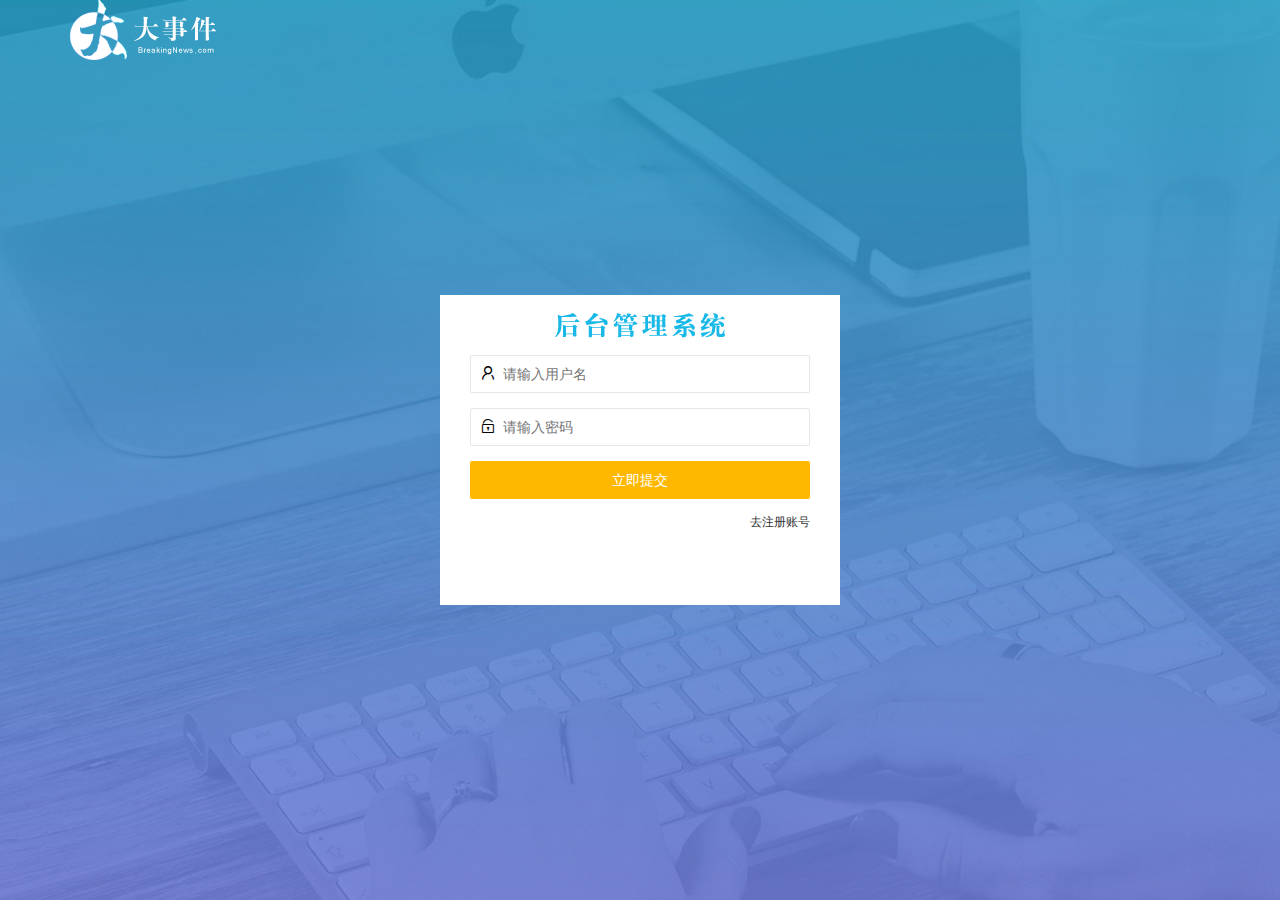
<file: login.html>
<!DOCTYPE html>
<html lang="en">

<head>
    <meta charset="UTF-8" />
    <meta name="viewport" content="width=device-width, initial-scale=1.0" />
    <title>大事件-登录/注册</title>
    <!-- 导入 LayUI 的样式 -->
    <link rel="stylesheet" href="/assets/lib/layui/css/layui.css" />
    <!-- 导入自己的样式表 -->
    <link rel="stylesheet" href="/assets/css/login.css" />
</head>

<body>
    <!-- 头部的 Logo 区域 -->
    <div class="layui-main">
        <img src="/assets/images/logo.png" alt="" />
    </div>

    <!-- 登录注册区域 -->
    <div class="loginAndRegBox">
        <div class="title-box"></div>
        <!-- 登录的div -->
        <div class="login-box">
            <!-- 表单区域 -->
            <form class="layui-form" action="" id="form_login">

                <!-- 用户名 -->
                <div class="layui-form-item">
                    <i class="layui-icon layui-icon-username"></i>
                    <input type="text" name="username" required lay-verify="required" placeholder="请输入用户名"
                        autocomplete="off" class="layui-input  ">
                </div>
                <!-- 密码框 -->
                <div class="layui-form-item">
                    <i class="layui-icon layui-icon-password"></i>
                    <input type="text" name="password" required lay-verify="required|psw" placeholder="请输入密码"
                        autocomplete="off" class="layui-input  ">
                </div>

                <!-- 按钮 -->
                <div class="layui-form-item">
                    <button class="layui-btn layui-btn-fluid layui-btn layui-btn-warm" lay-submit>立即提交</button>
                </div>
                <div class="layui-form-item links">
                    <a href="javascript:;" id="link_reg">去注册账号</a>
                </div>
            </form>

        </div>
        <!-- 注册的div -->
        <div class="reg-box">
            <!-- 表单区域 -->
            <form class="layui-form" action="" id="form_reg">
                <!-- 用户名 -->
                <div class="layui-form-item">
                    <i class="layui-icon layui-icon-username"></i>
                    <input type="text" name="username" required lay-verify="required" placeholder="请输入用户名"
                        autocomplete="off" class="layui-input  ">
                </div>
                <!-- 密码框 -->
                <div class="layui-form-item">
                    <i class="layui-icon layui-icon-password"></i>
                    <input type="text" name="password" required lay-verify="required|psw" placeholder="请输入密码"
                        autocomplete="off" class="layui-input  ">
                </div>
                <!-- 密码确认框 -->
                <div class="layui-form-item">
                    <i class="layui-icon layui-icon-password"></i>
                    <input type="text" name="password" required lay-verify="required|psw|repsw" placeholder="请确认密码"
                        autocomplete="off" class="layui-input  ">
                </div>
                <!-- 按钮 -->
                <div class="layui-form-item">
                    <button class="layui-btn layui-btn-fluid layui-btn layui-btn-warm" lay-submit>立即提交</button>
                </div>
                <div class="layui-form-item links">
                    <a href="javascript:;" id="link_login">去登录</a>
                </div>
            </form>
        </div>

    </div>
    <script src="/assets/lib/layui/layui.all.js"></script>
    <script src="./assets/lib/jquery.js"></script>
    <script src="./assets/js/baseAPI.js"></script>
    <script src=" /assets/js/login.js"></script>

</body>

</html>
</file>
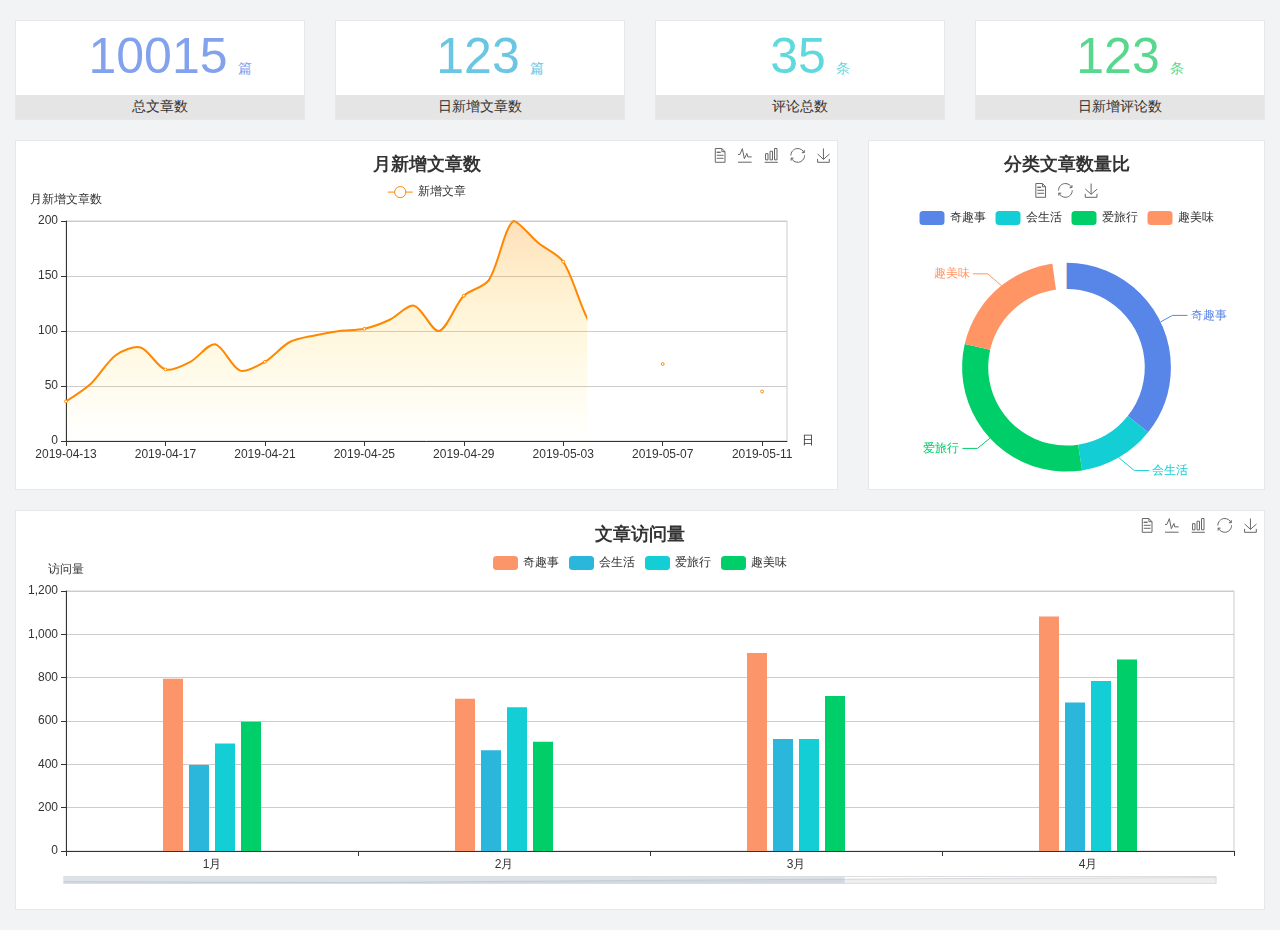
<file: home/dashboard.html>
<!DOCTYPE html>
<html lang="en">

<head>
  <meta charset="UTF-8">
  <meta name="viewport" content="width=device-width, initial-scale=1.0">
  <meta http-equiv="X-UA-Compatible" content="ie=edge">
  <title>图表统计</title>
  <link rel="stylesheet" href="../../assets/lib/bootstrap.css" />
  <link rel="stylesheet" href="../../assets/lib/main.css" />
  <script src="../../assets/lib/jquery.js"></script>
  <script type="text/javascript" src="../../assets/lib/echarts.min.js"></script>
</head>

<body>
  <div class="container-fluid">
    <div class="row spannel_list">
      <div class="col-sm-3 col-xs-6">
        <div class="spannel">
          <em>10015</em><span>篇</span>
          <b>总文章数</b>
        </div>
      </div>
      <div class="col-sm-3 col-xs-6">
        <div class="spannel scolor01">
          <em>123</em><span>篇</span>
          <b>日新增文章数</b>
        </div>
      </div>
      <div class="col-sm-3 col-xs-6">
        <div class="spannel scolor02">
          <em>35</em><span>条</span>
          <b>评论总数</b>
        </div>
      </div>
      <div class="col-sm-3 col-xs-6">
        <div class="spannel scolor03">
          <em>123</em><span>条</span>
          <b>日新增评论数</b>
        </div>
      </div>
    </div>
  </div>

  <div class="container-fluid">
    <div class="row curve-pie">
      <div class="col-lg-8 col-md-8">
        <div class="gragh_pannel" id="curve_show"></div>
      </div>
      <div class="col-lg-4 col-md-4">
        <div class="gragh_pannel" id="pie_show"></div>
      </div>
    </div>
  </div>

  <div class="container-fluid">
    <div class="column_pannel" id="column_show"></div>
  </div>

  <script>
    var oChart = echarts.init(document.getElementById('curve_show'));
    var aList_all = [
      { 'count': 36, 'date': '2019-04-13' },
      { 'count': 52, 'date': '2019-04-14' },
      { 'count': 78, 'date': '2019-04-15' },
      { 'count': 85, 'date': '2019-04-16' },
      { 'count': 65, 'date': '2019-04-17' },
      { 'count': 72, 'date': '2019-04-18' },
      { 'count': 88, 'date': '2019-04-19' },
      { 'count': 64, 'date': '2019-04-20' },
      { 'count': 72, 'date': '2019-04-21' },
      { 'count': 90, 'date': '2019-04-22' },
      { 'count': 96, 'date': '2019-04-23' },
      { 'count': 100, 'date': '2019-04-24' },
      { 'count': 102, 'date': '2019-04-25' },
      { 'count': 110, 'date': '2019-04-26' },
      { 'count': 123, 'date': '2019-04-27' },
      { 'count': 100, 'date': '2019-04-28' },
      { 'count': 132, 'date': '2019-04-29' },
      { 'count': 146, 'date': '2019-04-30' },
      { 'count': 200, 'date': '2019-05-01' },
      { 'count': 180, 'date': '2019-05-02' },
      { 'count': 163, 'date': '2019-05-03' },
      { 'count': 110, 'date': '2019-05-04' },
      { 'count': 80, 'date': '2019-05-05' },
      { 'count': 82, 'date': '2019-05-06' },
      { 'count': 70, 'date': '2019-05-07' },
      { 'count': 65, 'date': '2019-05-08' },
      { 'count': 54, 'date': '2019-05-09' },
      { 'count': 40, 'date': '2019-05-10' },
      { 'count': 45, 'date': '2019-05-11' },
      { 'count': 38, 'date': '2019-05-12' },
    ];

    let aCount = [];
    let aDate = [];

    for (var i = 0; i < aList_all.length; i++) {
      aCount.push(aList_all[i].count);
      aDate.push(aList_all[i].date);
    }

    var chartopt = {
      title: {
        text: '月新增文章数',
        left: 'center',
        top: '10'
      },
      tooltip: {
        trigger: 'axis'
      },
      legend: {
        data: ['新增文章'],
        top: '40'
      },
      toolbox: {
        show: true,
        feature: {
          mark: { show: true },
          dataView: { show: true, readOnly: false },
          magicType: { show: true, type: ['line', 'bar'] },
          restore: { show: true },
          saveAsImage: { show: true }
        }
      },
      calculable: true,
      xAxis: [
        {
          name: '日',
          type: 'category',
          boundaryGap: false,
          data: aDate
        }
      ],
      yAxis: [
        {
          name: '月新增文章数',
          type: 'value'
        }
      ],
      series: [
        {
          name: '新增文章',
          type: 'line',
          smooth: true,
          itemStyle: { normal: { areaStyle: { type: 'default' }, color: '#f80' }, lineStyle: { color: '#f80' } },
          data: aCount
        }],
      areaStyle: {
        normal: {
          color: new echarts.graphic.LinearGradient(0, 0, 0, 1, [{
            offset: 0,
            color: 'rgba(255,136,0,0.39)'
          }, {
            offset: .34,
            color: 'rgba(255,180,0,0.25)'
          }, {
            offset: 1,
            color: 'rgba(255,222,0,0.00)'
          }])

        }
      },
      grid: {
        show: true,
        x: 50,
        x2: 50,
        y: 80,
        height: 220
      }
    };

    oChart.setOption(chartopt);


    var oPie = echarts.init(document.getElementById('pie_show'));
    var oPieopt =
    {
      title: {
        top: 10,
        text: '分类文章数量比',
        x: 'center'
      },
      tooltip: {
        trigger: 'item',
        formatter: "{a} <br/>{b} : {c} ({d}%)"
      },
      color: ['#5885e8', '#13cfd5', '#00ce68', '#ff9565'],
      legend: {
        x: 'center',
        top: 65,
        data: ['奇趣事', '会生活', '爱旅行', '趣美味']
      },
      toolbox: {
        show: true,
        x: 'center',
        top: 35,
        feature: {
          mark: { show: true },
          dataView: { show: true, readOnly: false },
          magicType: {
            show: true,
            type: ['pie', 'funnel'],
            option: {
              funnel: {
                x: '25%',
                width: '50%',
                funnelAlign: 'left',
                max: 1548
              }
            }
          },
          restore: { show: true },
          saveAsImage: { show: true }
        }
      },
      calculable: true,
      series: [
        {
          name: '访问来源',
          type: 'pie',
          radius: ['45%', '60%'],
          center: ['50%', '65%'],
          data: [
            { value: 300, name: '奇趣事' },
            { value: 100, name: '会生活' },
            { value: 260, name: '爱旅行' },
            { value: 180, name: '趣美味' }
          ]
        }
      ]
    };
    oPie.setOption(oPieopt);



    var oColumn = this.echarts.init(document.getElementById('column_show'));
    var oColumnopt =
    {
      title: {
        text: '文章访问量',
        left: 'center',
        top: '10'
      },
      tooltip: {
        trigger: 'axis'
      },
      legend: {
        data: ['奇趣事', '会生活', '爱旅行', '趣美味'],
        top: '40'
      },
      toolbox: {
        show: true,
        feature: {
          mark: { show: true },
          dataView: { show: true, readOnly: false },
          magicType: { show: true, type: ['line', 'bar'] },
          restore: { show: true },
          saveAsImage: { show: true }
        }
      },
      calculable: true,
      xAxis: [
        {
          type: 'category',
          data: ['1月', '2月', '3月', '4月', '5月']
        }
      ],
      yAxis: [
        {
          name: '访问量',
          type: 'value'
        }
      ],
      series: [
        {
          name: '奇趣事',
          type: 'bar',
          barWidth: 20,
          itemStyle: {
            normal: { areaStyle: { type: 'default' }, color: '#fd956a' }
          },
          data: [800, 708, 920, 1090, 1200]
        },
        {
          name: '会生活',
          type: 'bar',
          barWidth: 20,
          itemStyle: {
            normal: { areaStyle: { type: 'default' }, color: '#2bb6db' }
          },
          data: [400, 468, 520, 690, 800]
        },
        {
          name: '爱旅行',
          type: 'bar',
          barWidth: 20,
          itemStyle: {
            normal: { areaStyle: { type: 'default' }, color: '#13cfd5' }
          },
          data: [500, 668, 520, 790, 900]
        },
        {
          name: '趣美味',
          type: 'bar',
          barWidth: 20,
          itemStyle: {
            normal: { areaStyle: { type: 'default' }, color: '#00ce68' }
          },
          data: [600, 508, 720, 890, 1000]
        }
      ],
      grid: {
        show: true,
        x: 50,
        x2: 30,
        y: 80,
        height: 260
      },
      dataZoom: [//给x轴设置滚动条
        {
          start: 0,//默认为0
          end: 100 - 1000 / 31,//默认为100
          type: 'slider',
          show: true,
          xAxisIndex: [0],
          handleSize: 0,//滑动条的 左右2个滑动条的大小
          height: 8,//组件高度
          left: 45, //左边的距离
          right: 50,//右边的距离
          bottom: 26,//右边的距离
          handleColor: '#ddd',//h滑动图标的颜色
          handleStyle: {
            borderColor: "#cacaca",
            borderWidth: "1",
            shadowBlur: 2,
            background: "#ddd",
            shadowColor: "#ddd",
          }
        }]
    };
    oColumn.setOption(oColumnopt);
  </script>
</body>

</html>
</file>
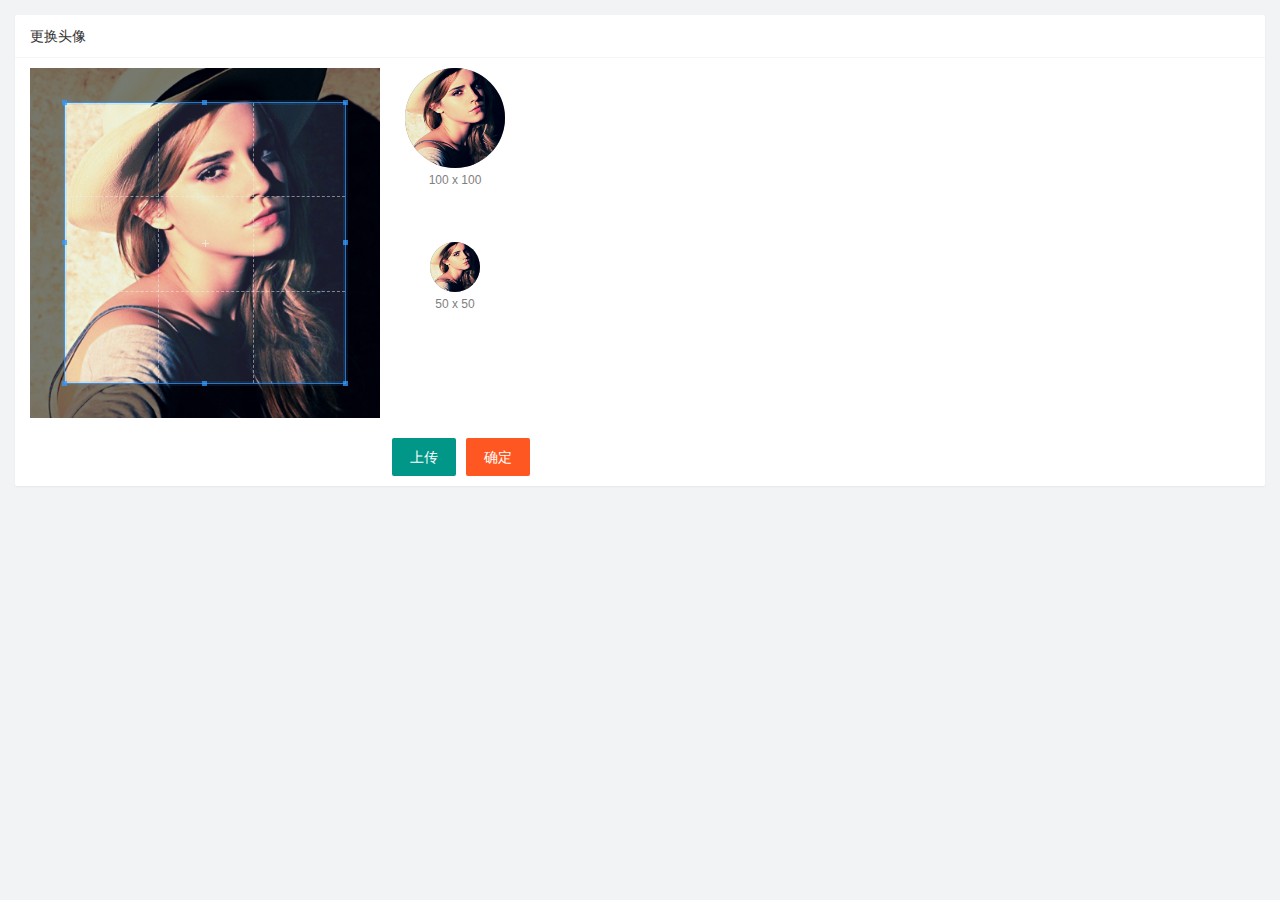
<file: user/user_avatar.html>
<!DOCTYPE html>
<html lang="en">

<head>
  <meta charset="UTF-8" />
  <meta name="viewport" content="width=device-width, initial-scale=1.0" />
  <title>Document</title>
  <link rel="stylesheet" href="/assets/lib/layui/css/layui.css" />
  <link rel="stylesheet" href="/assets/lib/cropper/cropper.css" />
  <link rel="stylesheet" href="/assets/css/user/user_avatar.css" />
</head>

<body>
  <!-- 卡片区域 -->
  <div class="layui-card">
    <div class="layui-card-header">更换头像</div>
    <div class="layui-card-body">
      <!-- 第一行的图片裁剪和预览区域 -->
      <!-- 第一行的图片裁剪和预览区域 -->
      <div class="row1">
        <!-- 图片裁剪区域 -->
        <div class="cropper-box">
          <!-- 这个 img 标签很重要，将来会把它初始化为裁剪区域 -->
          <img id="image" src="/assets/images/sample.jpg" />
        </div>
        <!-- 图片的预览区域 -->
        <div class="preview-box">
          <div>
            <!-- 宽高为 100px 的预览区域 -->
            <div class="img-preview w100"></div>
            <p class="size">100 x 100</p>
          </div>
          <div>
            <!-- 宽高为 50px 的预览区域 -->
            <div class="img-preview w50"></div>
            <p class="size">50 x 50</p>
          </div>
        </div>
      </div>
      <!-- 第二行的按钮区域 -->
      <input type="file" id="file" accept="image/png,image/jpeg">
      <div class="row2">
        <button type="button" class="layui-btn" id="btnChooseImage">上传</button>
        <button type="button" class="layui-btn layui-btn-danger" id="btnUpload">确定</button>
      </div>
    </div>
  </div>

  <script src="/assets/lib/layui/layui.all.js"></script>
  <script src="/assets/lib/jquery.js"></script>
  <script src="/assets/lib/cropper/Cropper.js"></script>
  <script src="/assets/lib/cropper/jquery-cropper.js"></script>
  <script src="/assets/js/baseAPI.js"></script>
  <script src="/assets/js/user/user_avatar.js"></script>
</body>

</html>
</file>
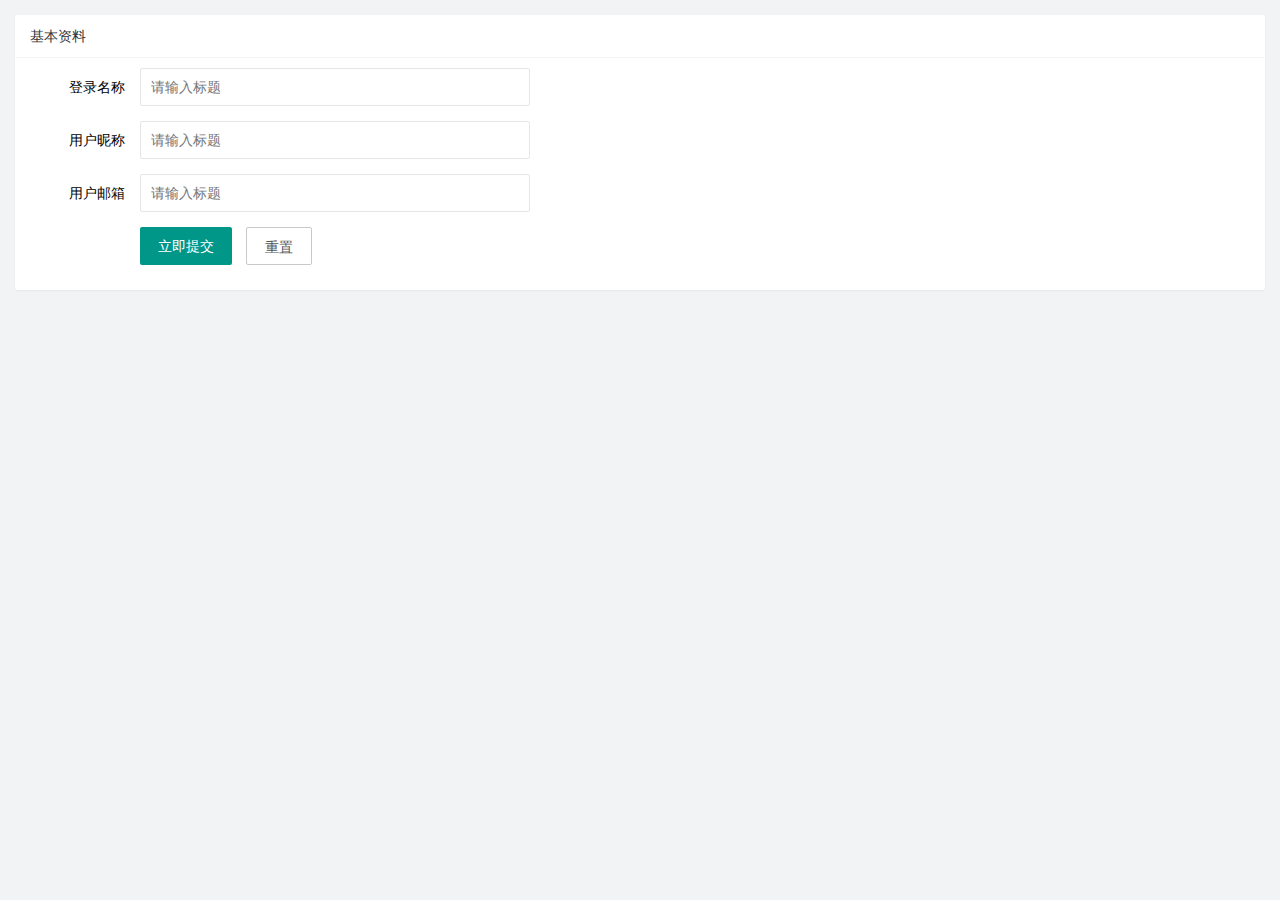
<file: user/user_info.html>
<!DOCTYPE html>
<html lang="en">

<head>
  <meta charset="UTF-8" />
  <meta name="viewport" content="width=device-width, initial-scale=1.0" />
  <title>Document</title>
  <!-- 导入 layui 的样式 -->
  <link rel="stylesheet" href="/assets/lib/layui/css/layui.css" />
  <!-- 导入自己的样式 -->
  <link rel="stylesheet" href="/assets/css/user/user_info.css" />
</head>

<body>
  <!-- 卡片区域 -->
  <div class="layui-card">
    <div class="layui-card-header">基本资料</div>
    <div class="layui-card-body">
      <!-- 表单区域 -->
      <form class="layui-form" lay-filter="formUserInfo">
        <input type="hidden" name="id" value="" />
        <div class="layui-form-item">
          <label class="layui-form-label">登录名称</label>
          <div class="layui-input-block">
            <input type="text" name="username" required lay-verify="required" placeholder="请输入标题" autocomplete="off"
              class="layui-input">
          </div>
        </div>
        <div class="layui-form-item">
          <label class="layui-form-label">用户昵称</label>
          <div class="layui-input-block">
            <input type="text" name="nickname" required lay-verify="required|nickname" placeholder="请输入标题"
              autocomplete="off" class="layui-input">
          </div>
        </div>
        <div class="layui-form-item">
          <label class="layui-form-label">用户邮箱</label>
          <div class="layui-input-block">
            <input type="text" name="email" required lay-verify="required|email" placeholder="请输入标题" autocomplete="off"
              class="layui-input">
          </div>
        </div>
        <div class="layui-form-item">
          <div class="layui-input-block">
            <button class="layui-btn" lay-submit lay-filter="formDemo">立即提交</button>
            <button type="reset" class="layui-btn layui-btn-primary" id="btnReset">重置</button>
          </div>
        </div>
      </form>
    </div>
  </div>
  <script src="../assets/lib/layui/layui.all.js"></script>
  <script src="../assets/lib/jquery.js"></script>
  <script src="../assets/js/baseAPI.js"></script>
  <script src="../assets/js/user/user_info.js"></script>

</body>

</html>
</file>
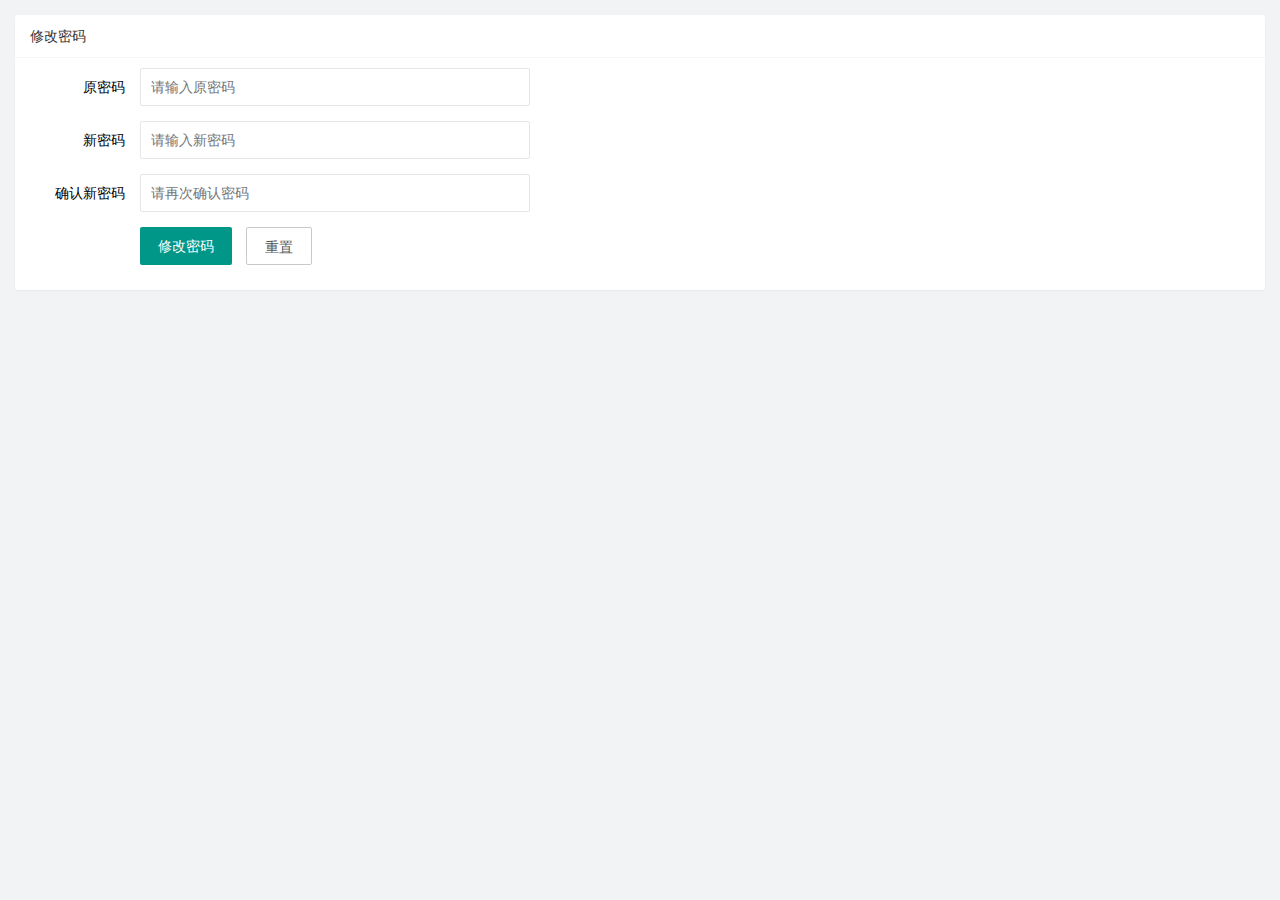
<file: user/user_pwd.html>
<!DOCTYPE html>
<html lang="en">
  <head>
    <meta charset="UTF-8" />
    <meta name="viewport" content="width=device-width, initial-scale=1.0" />
    <title>Document</title>
    <link rel="stylesheet" href="/assets/lib/layui/css/layui.css" />
    <link rel="stylesheet" href="/assets/css/user/user_pwd.css" />
  </head>
  <body>
    <!-- 卡片区域 -->
    <div class="layui-card">
      <div class="layui-card-header">修改密码</div>
      <div class="layui-card-body">
        <form class="layui-form">
          <div class="layui-form-item">
            <label class="layui-form-label">原密码</label>
            <div class="layui-input-block">
              <input type="password" name="oldPwd" required lay-verify="required|pwd" placeholder="请输入原密码" autocomplete="off" class="layui-input" />
            </div>
          </div>
          <div class="layui-form-item">
            <label class="layui-form-label">新密码</label>
            <div class="layui-input-block">
              <input type="password" name="newPwd" required lay-verify="required|pwd|samePwd" placeholder="请输入新密码" autocomplete="off" class="layui-input" />
            </div>
          </div>
          <div class="layui-form-item">
            <label class="layui-form-label">确认新密码</label>
            <div class="layui-input-block">
              <input type="password" name="rePwd" required lay-verify="required|pwd|rePwd" placeholder="请再次确认密码" autocomplete="off" class="layui-input" />
            </div>
          </div>
          <div class="layui-form-item">
            <div class="layui-input-block">
              <button class="layui-btn" lay-submit lay-filter="formDemo">修改密码</button>
              <button type="reset" class="layui-btn layui-btn-primary">重置</button>
            </div>
          </div>
        </form>
      </div>
    </div>

    <!-- 导入 layui 的 js -->
    <script src="/assets/lib/layui/layui.all.js"></script>
    <!-- 导入 jQuery -->
    <script src="/assets/lib/jquery.js"></script>
    <!-- 导入 baseAPI -->
    <script src="/assets/js/baseAPI.js"></script>
    <!-- 导入自己的 js -->
    <script src="/assets/js/user/user_pwd.js"></script>
  </body>
</html>
</file>
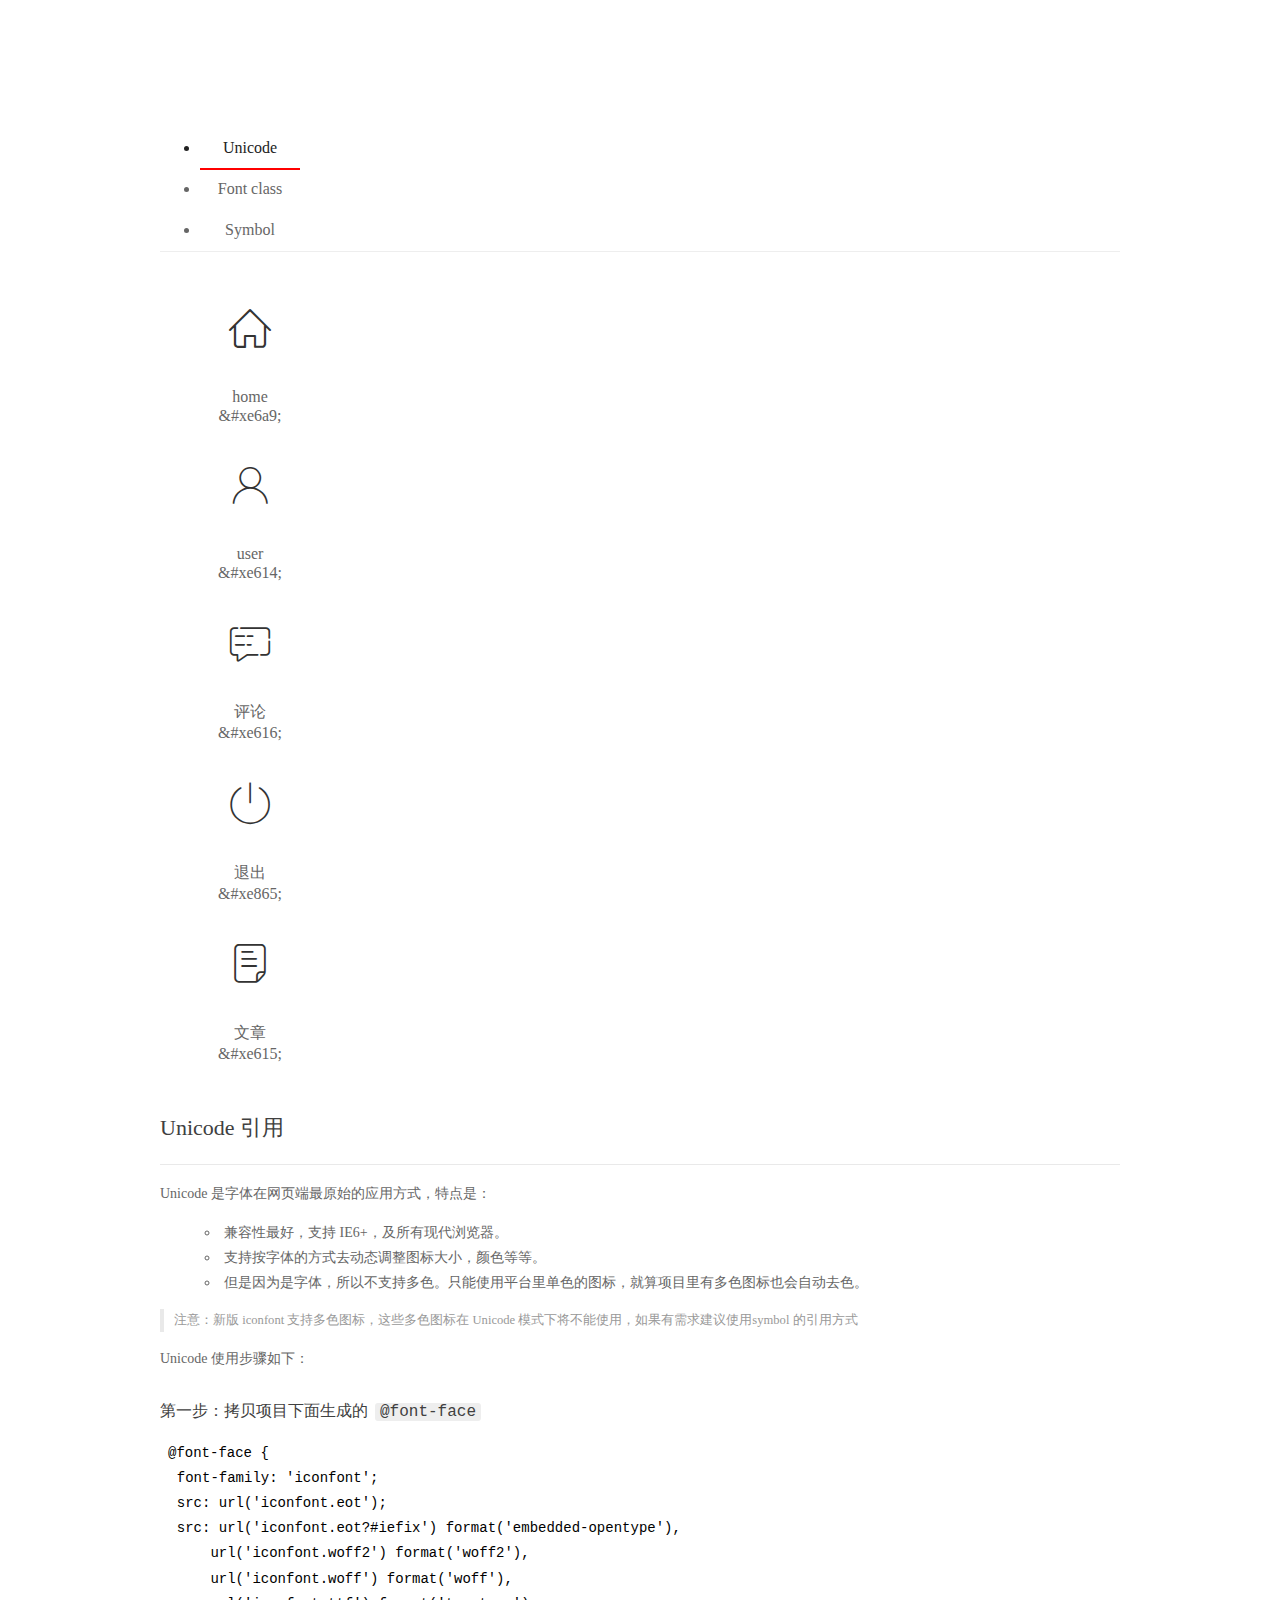
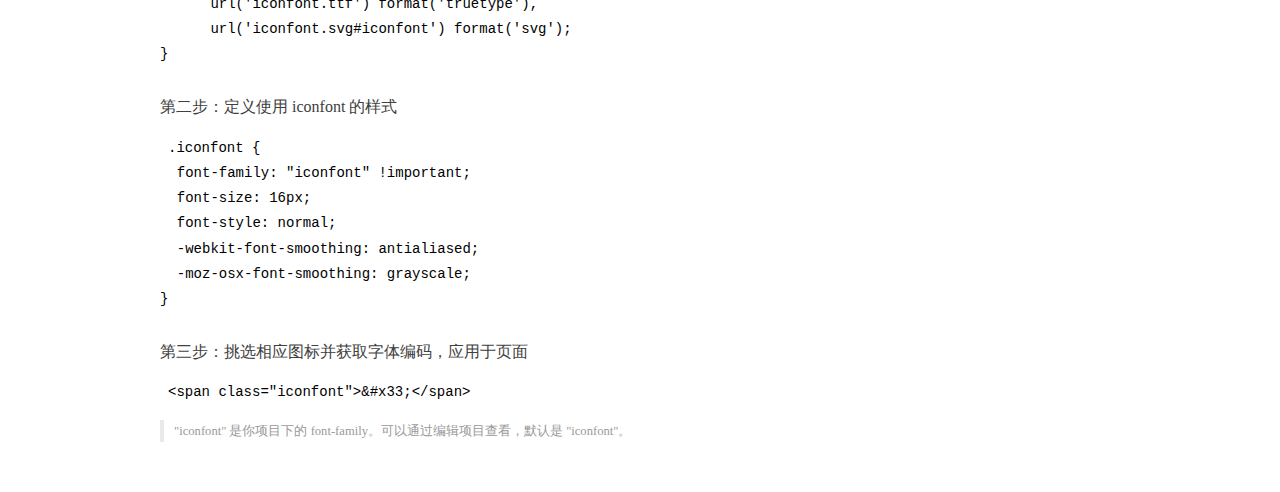
<file: assets/fonts/demo_index.html>
<!DOCTYPE html>
<html>
<head>
  <meta charset="utf-8"/>
  <title>IconFont Demo</title>
  <link rel="shortcut icon" href="https://gtms04.alicdn.com/tps/i4/TB1_oz6GVXXXXaFXpXXJDFnIXXX-64-64.ico" type="image/x-icon"/>
  <link rel="stylesheet" href="https://g.alicdn.com/thx/cube/1.3.2/cube.min.css">
  <link rel="stylesheet" href="demo.css">
  <link rel="stylesheet" href="iconfont.css">
  <script src="iconfont.js"></script>
  <!-- jQuery -->
  <script src="https://a1.alicdn.com/oss/uploads/2018/12/26/7bfddb60-08e8-11e9-9b04-53e73bb6408b.js"></script>
  <!-- 代码高亮 -->
  <script src="https://a1.alicdn.com/oss/uploads/2018/12/26/a3f714d0-08e6-11e9-8a15-ebf944d7534c.js"></script>
</head>
<body>
  <div class="main">
    <h1 class="logo"><a href="https://www.iconfont.cn/" title="iconfont 首页" target="_blank">&#xe86b;</a></h1>
    <div class="nav-tabs">
      <ul id="tabs" class="dib-box">
        <li class="dib active"><span>Unicode</span></li>
        <li class="dib"><span>Font class</span></li>
        <li class="dib"><span>Symbol</span></li>
      </ul>
      
    </div>
    <div class="tab-container">
      <div class="content unicode" style="display: block;">
          <ul class="icon_lists dib-box">
          
            <li class="dib">
              <span class="icon iconfont">&#xe6a9;</span>
                <div class="name">home</div>
                <div class="code-name">&amp;#xe6a9;</div>
              </li>
          
            <li class="dib">
              <span class="icon iconfont">&#xe614;</span>
                <div class="name">user</div>
                <div class="code-name">&amp;#xe614;</div>
              </li>
          
            <li class="dib">
              <span class="icon iconfont">&#xe616;</span>
                <div class="name">评论</div>
                <div class="code-name">&amp;#xe616;</div>
              </li>
          
            <li class="dib">
              <span class="icon iconfont">&#xe865;</span>
                <div class="name">退出</div>
                <div class="code-name">&amp;#xe865;</div>
              </li>
          
            <li class="dib">
              <span class="icon iconfont">&#xe615;</span>
                <div class="name">文章</div>
                <div class="code-name">&amp;#xe615;</div>
              </li>
          
          </ul>
          <div class="article markdown">
          <h2 id="unicode-">Unicode 引用</h2>
          <hr>

          <p>Unicode 是字体在网页端最原始的应用方式，特点是：</p>
          <ul>
            <li>兼容性最好，支持 IE6+，及所有现代浏览器。</li>
            <li>支持按字体的方式去动态调整图标大小，颜色等等。</li>
            <li>但是因为是字体，所以不支持多色。只能使用平台里单色的图标，就算项目里有多色图标也会自动去色。</li>
          </ul>
          <blockquote>
            <p>注意：新版 iconfont 支持多色图标，这些多色图标在 Unicode 模式下将不能使用，如果有需求建议使用symbol 的引用方式</p>
          </blockquote>
          <p>Unicode 使用步骤如下：</p>
          <h3 id="-font-face">第一步：拷贝项目下面生成的 <code>@font-face</code></h3>
<pre><code class="language-css"
>@font-face {
  font-family: 'iconfont';
  src: url('iconfont.eot');
  src: url('iconfont.eot?#iefix') format('embedded-opentype'),
      url('iconfont.woff2') format('woff2'),
      url('iconfont.woff') format('woff'),
      url('iconfont.ttf') format('truetype'),
      url('iconfont.svg#iconfont') format('svg');
}
</code></pre>
          <h3 id="-iconfont-">第二步：定义使用 iconfont 的样式</h3>
<pre><code class="language-css"
>.iconfont {
  font-family: "iconfont" !important;
  font-size: 16px;
  font-style: normal;
  -webkit-font-smoothing: antialiased;
  -moz-osx-font-smoothing: grayscale;
}
</code></pre>
          <h3 id="-">第三步：挑选相应图标并获取字体编码，应用于页面</h3>
<pre>
<code class="language-html"
>&lt;span class="iconfont"&gt;&amp;#x33;&lt;/span&gt;
</code></pre>
          <blockquote>
            <p>"iconfont" 是你项目下的 font-family。可以通过编辑项目查看，默认是 "iconfont"。</p>
          </blockquote>
          </div>
      </div>
      <div class="content font-class">
        <ul class="icon_lists dib-box">
          
          <li class="dib">
            <span class="icon iconfont icon-home"></span>
            <div class="name">
              home
            </div>
            <div class="code-name">.icon-home
            </div>
          </li>
          
          <li class="dib">
            <span class="icon iconfont icon-user"></span>
            <div class="name">
              user
            </div>
            <div class="code-name">.icon-user
            </div>
          </li>
          
          <li class="dib">
            <span class="icon iconfont icon-pinglun"></span>
            <div class="name">
              评论
            </div>
            <div class="code-name">.icon-pinglun
            </div>
          </li>
          
          <li class="dib">
            <span class="icon iconfont icon-tuichu"></span>
            <div class="name">
              退出
            </div>
            <div class="code-name">.icon-tuichu
            </div>
          </li>
          
          <li class="dib">
            <span class="icon iconfont icon-16"></span>
            <div class="name">
              文章
            </div>
            <div class="code-name">.icon-16
            </div>
          </li>
          
        </ul>
        <div class="article markdown">
        <h2 id="font-class-">font-class 引用</h2>
        <hr>

        <p>font-class 是 Unicode 使用方式的一种变种，主要是解决 Unicode 书写不直观，语意不明确的问题。</p>
        <p>与 Unicode 使用方式相比，具有如下特点：</p>
        <ul>
          <li>兼容性良好，支持 IE8+，及所有现代浏览器。</li>
          <li>相比于 Unicode 语意明确，书写更直观。可以很容易分辨这个 icon 是什么。</li>
          <li>因为使用 class 来定义图标，所以当要替换图标时，只需要修改 class 里面的 Unicode 引用。</li>
          <li>不过因为本质上还是使用的字体，所以多色图标还是不支持的。</li>
        </ul>
        <p>使用步骤如下：</p>
        <h3 id="-fontclass-">第一步：引入项目下面生成的 fontclass 代码：</h3>
<pre><code class="language-html">&lt;link rel="stylesheet" href="./iconfont.css"&gt;
</code></pre>
        <h3 id="-">第二步：挑选相应图标并获取类名，应用于页面：</h3>
<pre><code class="language-html">&lt;span class="iconfont icon-xxx"&gt;&lt;/span&gt;
</code></pre>
        <blockquote>
          <p>"
            iconfont" 是你项目下的 font-family。可以通过编辑项目查看，默认是 "iconfont"。</p>
        </blockquote>
      </div>
      </div>
      <div class="content symbol">
          <ul class="icon_lists dib-box">
          
            <li class="dib">
                <svg class="icon svg-icon" aria-hidden="true">
                  <use xlink:href="#icon-home"></use>
                </svg>
                <div class="name">home</div>
                <div class="code-name">#icon-home</div>
            </li>
          
            <li class="dib">
                <svg class="icon svg-icon" aria-hidden="true">
                  <use xlink:href="#icon-user"></use>
                </svg>
                <div class="name">user</div>
                <div class="code-name">#icon-user</div>
            </li>
          
            <li class="dib">
                <svg class="icon svg-icon" aria-hidden="true">
                  <use xlink:href="#icon-pinglun"></use>
                </svg>
                <div class="name">评论</div>
                <div class="code-name">#icon-pinglun</div>
            </li>
          
            <li class="dib">
                <svg class="icon svg-icon" aria-hidden="true">
                  <use xlink:href="#icon-tuichu"></use>
                </svg>
                <div class="name">退出</div>
                <div class="code-name">#icon-tuichu</div>
            </li>
          
            <li class="dib">
                <svg class="icon svg-icon" aria-hidden="true">
                  <use xlink:href="#icon-16"></use>
                </svg>
                <div class="name">文章</div>
                <div class="code-name">#icon-16</div>
            </li>
          
          </ul>
          <div class="article markdown">
          <h2 id="symbol-">Symbol 引用</h2>
          <hr>

          <p>这是一种全新的使用方式，应该说这才是未来的主流，也是平台目前推荐的用法。相关介绍可以参考这篇<a href="">文章</a>
            这种用法其实是做了一个 SVG 的集合，与另外两种相比具有如下特点：</p>
          <ul>
            <li>支持多色图标了，不再受单色限制。</li>
            <li>通过一些技巧，支持像字体那样，通过 <code>font-size</code>, <code>color</code> 来调整样式。</li>
            <li>兼容性较差，支持 IE9+，及现代浏览器。</li>
            <li>浏览器渲染 SVG 的性能一般，还不如 png。</li>
          </ul>
          <p>使用步骤如下：</p>
          <h3 id="-symbol-">第一步：引入项目下面生成的 symbol 代码：</h3>
<pre><code class="language-html">&lt;script src="./iconfont.js"&gt;&lt;/script&gt;
</code></pre>
          <h3 id="-css-">第二步：加入通用 CSS 代码（引入一次就行）：</h3>
<pre><code class="language-html">&lt;style&gt;
.icon {
  width: 1em;
  height: 1em;
  vertical-align: -0.15em;
  fill: currentColor;
  overflow: hidden;
}
&lt;/style&gt;
</code></pre>
          <h3 id="-">第三步：挑选相应图标并获取类名，应用于页面：</h3>
<pre><code class="language-html">&lt;svg class="icon" aria-hidden="true"&gt;
  &lt;use xlink:href="#icon-xxx"&gt;&lt;/use&gt;
&lt;/svg&gt;
</code></pre>
          </div>
      </div>

    </div>
  </div>
  <script>
  $(document).ready(function () {
      $('.tab-container .content:first').show()

      $('#tabs li').click(function (e) {
        var tabContent = $('.tab-container .content')
        var index = $(this).index()

        if ($(this).hasClass('active')) {
          return
        } else {
          $('#tabs li').removeClass('active')
          $(this).addClass('active')

          tabContent.hide().eq(index).fadeIn()
        }
      })
    })
  </script>
</body>
</html>
</file>
<file: assets/lib/layui/css/layui.css>
/** layui-v2.5.5 MIT License By https://www.layui.com */
 .layui-inline,img{display:inline-block;vertical-align:middle}h1,h2,h3,h4,h5,h6{font-weight:400}.layui-edge,.layui-header,.layui-inline,.layui-main{position:relative}.layui-body,.layui-edge,.layui-elip{overflow:hidden}.layui-btn,.layui-edge,.layui-inline,img{vertical-align:middle}.layui-btn,.layui-disabled,.layui-icon,.layui-unselect{-moz-user-select:none;-webkit-user-select:none;-ms-user-select:none}.layui-elip,.layui-form-checkbox span,.layui-form-pane .layui-form-label{text-overflow:ellipsis;white-space:nowrap}.layui-breadcrumb,.layui-tree-btnGroup{visibility:hidden}blockquote,body,button,dd,div,dl,dt,form,h1,h2,h3,h4,h5,h6,input,li,ol,p,pre,td,textarea,th,ul{margin:0;padding:0;-webkit-tap-highlight-color:rgba(0,0,0,0)}a:active,a:hover{outline:0}img{border:none}li{list-style:none}table{border-collapse:collapse;border-spacing:0}h4,h5,h6{font-size:100%}button,input,optgroup,option,select,textarea{font-family:inherit;font-size:inherit;font-style:inherit;font-weight:inherit;outline:0}pre{white-space:pre-wrap;white-space:-moz-pre-wrap;white-space:-pre-wrap;white-space:-o-pre-wrap;word-wrap:break-word}body{line-height:24px;font:14px Helvetica Neue,Helvetica,PingFang SC,Tahoma,Arial,sans-serif}hr{height:1px;margin:10px 0;border:0;clear:both}a{color:#333;text-decoration:none}a:hover{color:#777}a cite{font-style:normal;*cursor:pointer}.layui-border-box,.layui-border-box *{box-sizing:border-box}.layui-box,.layui-box *{box-sizing:content-box}.layui-clear{clear:both;*zoom:1}.layui-clear:after{content:'\20';clear:both;*zoom:1;display:block;height:0}.layui-inline{*display:inline;*zoom:1}.layui-edge{display:inline-block;width:0;height:0;border-width:6px;border-style:dashed;border-color:transparent}.layui-edge-top{top:-4px;border-bottom-color:#999;border-bottom-style:solid}.layui-edge-right{border-left-color:#999;border-left-style:solid}.layui-edge-bottom{top:2px;border-top-color:#999;border-top-style:solid}.layui-edge-left{border-right-color:#999;border-right-style:solid}.layui-disabled,.layui-disabled:hover{color:#d2d2d2!important;cursor:not-allowed!important}.layui-circle{border-radius:100%}.layui-show{display:block!important}.layui-hide{display:none!important}@font-face{font-family:layui-icon;src:url(../font/iconfont.eot?v=250);src:url(../font/iconfont.eot?v=250#iefix) format('embedded-opentype'),url(../font/iconfont.woff2?v=250) format('woff2'),url(../font/iconfont.woff?v=250) format('woff'),url(../font/iconfont.ttf?v=250) format('truetype'),url(../font/iconfont.svg?v=250#layui-icon) format('svg')}.layui-icon{font-family:layui-icon!important;font-size:16px;font-style:normal;-webkit-font-smoothing:antialiased;-moz-osx-font-smoothing:grayscale}.layui-icon-reply-fill:before{content:"\e611"}.layui-icon-set-fill:before{content:"\e614"}.layui-icon-menu-fill:before{content:"\e60f"}.layui-icon-search:before{content:"\e615"}.layui-icon-share:before{content:"\e641"}.layui-icon-set-sm:before{content:"\e620"}.layui-icon-engine:before{content:"\e628"}.layui-icon-close:before{content:"\1006"}.layui-icon-close-fill:before{content:"\1007"}.layui-icon-chart-screen:before{content:"\e629"}.layui-icon-star:before{content:"\e600"}.layui-icon-circle-dot:before{content:"\e617"}.layui-icon-chat:before{content:"\e606"}.layui-icon-release:before{content:"\e609"}.layui-icon-list:before{content:"\e60a"}.layui-icon-chart:before{content:"\e62c"}.layui-icon-ok-circle:before{content:"\1005"}.layui-icon-layim-theme:before{content:"\e61b"}.layui-icon-table:before{content:"\e62d"}.layui-icon-right:before{content:"\e602"}.layui-icon-left:before{content:"\e603"}.layui-icon-cart-simple:before{content:"\e698"}.layui-icon-face-cry:before{content:"\e69c"}.layui-icon-face-smile:before{content:"\e6af"}.layui-icon-survey:before{content:"\e6b2"}.layui-icon-tree:before{content:"\e62e"}.layui-icon-upload-circle:before{content:"\e62f"}.layui-icon-add-circle:before{content:"\e61f"}.layui-icon-download-circle:before{content:"\e601"}.layui-icon-templeate-1:before{content:"\e630"}.layui-icon-util:before{content:"\e631"}.layui-icon-face-surprised:before{content:"\e664"}.layui-icon-edit:before{content:"\e642"}.layui-icon-speaker:before{content:"\e645"}.layui-icon-down:before{content:"\e61a"}.layui-icon-file:before{content:"\e621"}.layui-icon-layouts:before{content:"\e632"}.layui-icon-rate-half:before{content:"\e6c9"}.layui-icon-add-circle-fine:before{content:"\e608"}.layui-icon-prev-circle:before{content:"\e633"}.layui-icon-read:before{content:"\e705"}.layui-icon-404:before{content:"\e61c"}.layui-icon-carousel:before{content:"\e634"}.layui-icon-help:before{content:"\e607"}.layui-icon-code-circle:before{content:"\e635"}.layui-icon-water:before{content:"\e636"}.layui-icon-username:before{content:"\e66f"}.layui-icon-find-fill:before{content:"\e670"}.layui-icon-about:before{content:"\e60b"}.layui-icon-location:before{content:"\e715"}.layui-icon-up:before{content:"\e619"}.layui-icon-pause:before{content:"\e651"}.layui-icon-date:before{content:"\e637"}.layui-icon-layim-uploadfile:before{content:"\e61d"}.layui-icon-delete:before{content:"\e640"}.layui-icon-play:before{content:"\e652"}.layui-icon-top:before{content:"\e604"}.layui-icon-friends:before{content:"\e612"}.layui-icon-refresh-3:before{content:"\e9aa"}.layui-icon-ok:before{content:"\e605"}.layui-icon-layer:before{content:"\e638"}.layui-icon-face-smile-fine:before{content:"\e60c"}.layui-icon-dollar:before{content:"\e659"}.layui-icon-group:before{content:"\e613"}.layui-icon-layim-download:before{content:"\e61e"}.layui-icon-picture-fine:before{content:"\e60d"}.layui-icon-link:before{content:"\e64c"}.layui-icon-diamond:before{content:"\e735"}.layui-icon-log:before{content:"\e60e"}.layui-icon-rate-solid:before{content:"\e67a"}.layui-icon-fonts-del:before{content:"\e64f"}.layui-icon-unlink:before{content:"\e64d"}.layui-icon-fonts-clear:before{content:"\e639"}.layui-icon-triangle-r:before{content:"\e623"}.layui-icon-circle:before{content:"\e63f"}.layui-icon-radio:before{content:"\e643"}.layui-icon-align-center:before{content:"\e647"}.layui-icon-align-right:before{content:"\e648"}.layui-icon-align-left:before{content:"\e649"}.layui-icon-loading-1:before{content:"\e63e"}.layui-icon-return:before{content:"\e65c"}.layui-icon-fonts-strong:before{content:"\e62b"}.layui-icon-upload:before{content:"\e67c"}.layui-icon-dialogue:before{content:"\e63a"}.layui-icon-video:before{content:"\e6ed"}.layui-icon-headset:before{content:"\e6fc"}.layui-icon-cellphone-fine:before{content:"\e63b"}.layui-icon-add-1:before{content:"\e654"}.layui-icon-face-smile-b:before{content:"\e650"}.layui-icon-fonts-html:before{content:"\e64b"}.layui-icon-form:before{content:"\e63c"}.layui-icon-cart:before{content:"\e657"}.layui-icon-camera-fill:before{content:"\e65d"}.layui-icon-tabs:before{content:"\e62a"}.layui-icon-fonts-code:before{content:"\e64e"}.layui-icon-fire:before{content:"\e756"}.layui-icon-set:before{content:"\e716"}.layui-icon-fonts-u:before{content:"\e646"}.layui-icon-triangle-d:before{content:"\e625"}.layui-icon-tips:before{content:"\e702"}.layui-icon-picture:before{content:"\e64a"}.layui-icon-more-vertical:before{content:"\e671"}.layui-icon-flag:before{content:"\e66c"}.layui-icon-loading:before{content:"\e63d"}.layui-icon-fonts-i:before{content:"\e644"}.layui-icon-refresh-1:before{content:"\e666"}.layui-icon-rmb:before{content:"\e65e"}.layui-icon-home:before{content:"\e68e"}.layui-icon-user:before{content:"\e770"}.layui-icon-notice:before{content:"\e667"}.layui-icon-login-weibo:before{content:"\e675"}.layui-icon-voice:before{content:"\e688"}.layui-icon-upload-drag:before{content:"\e681"}.layui-icon-login-qq:before{content:"\e676"}.layui-icon-snowflake:before{content:"\e6b1"}.layui-icon-file-b:before{content:"\e655"}.layui-icon-template:before{content:"\e663"}.layui-icon-auz:before{content:"\e672"}.layui-icon-console:before{content:"\e665"}.layui-icon-app:before{content:"\e653"}.layui-icon-prev:before{content:"\e65a"}.layui-icon-website:before{content:"\e7ae"}.layui-icon-next:before{content:"\e65b"}.layui-icon-component:before{content:"\e857"}.layui-icon-more:before{content:"\e65f"}.layui-icon-login-wechat:before{content:"\e677"}.layui-icon-shrink-right:before{content:"\e668"}.layui-icon-spread-left:before{content:"\e66b"}.layui-icon-camera:before{content:"\e660"}.layui-icon-note:before{content:"\e66e"}.layui-icon-refresh:before{content:"\e669"}.layui-icon-female:before{content:"\e661"}.layui-icon-male:before{content:"\e662"}.layui-icon-password:before{content:"\e673"}.layui-icon-senior:before{content:"\e674"}.layui-icon-theme:before{content:"\e66a"}.layui-icon-tread:before{content:"\e6c5"}.layui-icon-praise:before{content:"\e6c6"}.layui-icon-star-fill:before{content:"\e658"}.layui-icon-rate:before{content:"\e67b"}.layui-icon-template-1:before{content:"\e656"}.layui-icon-vercode:before{content:"\e679"}.layui-icon-cellphone:before{content:"\e678"}.layui-icon-screen-full:before{content:"\e622"}.layui-icon-screen-restore:before{content:"\e758"}.layui-icon-cols:before{content:"\e610"}.layui-icon-export:before{content:"\e67d"}.layui-icon-print:before{content:"\e66d"}.layui-icon-slider:before{content:"\e714"}.layui-icon-addition:before{content:"\e624"}.layui-icon-subtraction:before{content:"\e67e"}.layui-icon-service:before{content:"\e626"}.layui-icon-transfer:before{content:"\e691"}.layui-main{width:1140px;margin:0 auto}.layui-header{z-index:1000;height:60px}.layui-header a:hover{transition:all .5s;-webkit-transition:all .5s}.layui-side{position:fixed;left:0;top:0;bottom:0;z-index:999;width:200px;overflow-x:hidden}.layui-side-scroll{position:relative;width:220px;height:100%;overflow-x:hidden}.layui-body{position:absolute;left:200px;right:0;top:0;bottom:0;z-index:998;width:auto;overflow-y:auto;box-sizing:border-box}.layui-layout-body{overflow:hidden}.layui-layout-admin .layui-header{background-color:#23262E}.layui-layout-admin .layui-side{top:60px;width:200px;overflow-x:hidden}.layui-layout-admin .layui-body{position:fixed;top:60px;bottom:44px}.layui-layout-admin .layui-main{width:auto;margin:0 15px}.layui-layout-admin .layui-footer{position:fixed;left:200px;right:0;bottom:0;height:44px;line-height:44px;padding:0 15px;background-color:#eee}.layui-layout-admin .layui-logo{position:absolute;left:0;top:0;width:200px;height:100%;line-height:60px;text-align:center;color:#009688;font-size:16px}.layui-layout-admin .layui-header .layui-nav{background:0 0}.layui-layout-left{position:absolute!important;left:200px;top:0}.layui-layout-right{position:absolute!important;right:0;top:0}.layui-container{position:relative;margin:0 auto;padding:0 15px;box-sizing:border-box}.layui-fluid{position:relative;margin:0 auto;padding:0 15px}.layui-row:after,.layui-row:before{content:'';display:block;clear:both}.layui-col-lg1,.layui-col-lg10,.layui-col-lg11,.layui-col-lg12,.layui-col-lg2,.layui-col-lg3,.layui-col-lg4,.layui-col-lg5,.layui-col-lg6,.layui-col-lg7,.layui-col-lg8,.layui-col-lg9,.layui-col-md1,.layui-col-md10,.layui-col-md11,.layui-col-md12,.layui-col-md2,.layui-col-md3,.layui-col-md4,.layui-col-md5,.layui-col-md6,.layui-col-md7,.layui-col-md8,.layui-col-md9,.layui-col-sm1,.layui-col-sm10,.layui-col-sm11,.layui-col-sm12,.layui-col-sm2,.layui-col-sm3,.layui-col-sm4,.layui-col-sm5,.layui-col-sm6,.layui-col-sm7,.layui-col-sm8,.layui-col-sm9,.layui-col-xs1,.layui-col-xs10,.layui-col-xs11,.layui-col-xs12,.layui-col-xs2,.layui-col-xs3,.layui-col-xs4,.layui-col-xs5,.layui-col-xs6,.layui-col-xs7,.layui-col-xs8,.layui-col-xs9{position:relative;display:block;box-sizing:border-box}.layui-col-xs1,.layui-col-xs10,.layui-col-xs11,.layui-col-xs12,.layui-col-xs2,.layui-col-xs3,.layui-col-xs4,.layui-col-xs5,.layui-col-xs6,.layui-col-xs7,.layui-col-xs8,.layui-col-xs9{float:left}.layui-col-xs1{width:8.33333333%}.layui-col-xs2{width:16.66666667%}.layui-col-xs3{width:25%}.layui-col-xs4{width:33.33333333%}.layui-col-xs5{width:41.66666667%}.layui-col-xs6{width:50%}.layui-col-xs7{width:58.33333333%}.layui-col-xs8{width:66.66666667%}.layui-col-xs9{width:75%}.layui-col-xs10{width:83.33333333%}.layui-col-xs11{width:91.66666667%}.layui-col-xs12{width:100%}.layui-col-xs-offset1{margin-left:8.33333333%}.layui-col-xs-offset2{margin-left:16.66666667%}.layui-col-xs-offset3{margin-left:25%}.layui-col-xs-offset4{margin-left:33.33333333%}.layui-col-xs-offset5{margin-left:41.66666667%}.layui-col-xs-offset6{margin-left:50%}.layui-col-xs-offset7{margin-left:58.33333333%}.layui-col-xs-offset8{margin-left:66.66666667%}.layui-col-xs-offset9{margin-left:75%}.layui-col-xs-offset10{margin-left:83.33333333%}.layui-col-xs-offset11{margin-left:91.66666667%}.layui-col-xs-offset12{margin-left:100%}@media screen and (max-width:768px){.layui-hide-xs{display:none!important}.layui-show-xs-block{display:block!important}.layui-show-xs-inline{display:inline!important}.layui-show-xs-inline-block{display:inline-block!important}}@media screen and (min-width:768px){.layui-container{width:750px}.layui-hide-sm{display:none!important}.layui-show-sm-block{display:block!important}.layui-show-sm-inline{display:inline!important}.layui-show-sm-inline-block{display:inline-block!important}.layui-col-sm1,.layui-col-sm10,.layui-col-sm11,.layui-col-sm12,.layui-col-sm2,.layui-col-sm3,.layui-col-sm4,.layui-col-sm5,.layui-col-sm6,.layui-col-sm7,.layui-col-sm8,.layui-col-sm9{float:left}.layui-col-sm1{width:8.33333333%}.layui-col-sm2{width:16.66666667%}.layui-col-sm3{width:25%}.layui-col-sm4{width:33.33333333%}.layui-col-sm5{width:41.66666667%}.layui-col-sm6{width:50%}.layui-col-sm7{width:58.33333333%}.layui-col-sm8{width:66.66666667%}.layui-col-sm9{width:75%}.layui-col-sm10{width:83.33333333%}.layui-col-sm11{width:91.66666667%}.layui-col-sm12{width:100%}.layui-col-sm-offset1{margin-left:8.33333333%}.layui-col-sm-offset2{margin-left:16.66666667%}.layui-col-sm-offset3{margin-left:25%}.layui-col-sm-offset4{margin-left:33.33333333%}.layui-col-sm-offset5{margin-left:41.66666667%}.layui-col-sm-offset6{margin-left:50%}.layui-col-sm-offset7{margin-left:58.33333333%}.layui-col-sm-offset8{margin-left:66.66666667%}.layui-col-sm-offset9{margin-left:75%}.layui-col-sm-offset10{margin-left:83.33333333%}.layui-col-sm-offset11{margin-left:91.66666667%}.layui-col-sm-offset12{margin-left:100%}}@media screen and (min-width:992px){.layui-container{width:970px}.layui-hide-md{display:none!important}.layui-show-md-block{display:block!important}.layui-show-md-inline{display:inline!important}.layui-show-md-inline-block{display:inline-block!important}.layui-col-md1,.layui-col-md10,.layui-col-md11,.layui-col-md12,.layui-col-md2,.layui-col-md3,.layui-col-md4,.layui-col-md5,.layui-col-md6,.layui-col-md7,.layui-col-md8,.layui-col-md9{float:left}.layui-col-md1{width:8.33333333%}.layui-col-md2{width:16.66666667%}.layui-col-md3{width:25%}.layui-col-md4{width:33.33333333%}.layui-col-md5{width:41.66666667%}.layui-col-md6{width:50%}.layui-col-md7{width:58.33333333%}.layui-col-md8{width:66.66666667%}.layui-col-md9{width:75%}.layui-col-md10{width:83.33333333%}.layui-col-md11{width:91.66666667%}.layui-col-md12{width:100%}.layui-col-md-offset1{margin-left:8.33333333%}.layui-col-md-offset2{margin-left:16.66666667%}.layui-col-md-offset3{margin-left:25%}.layui-col-md-offset4{margin-left:33.33333333%}.layui-col-md-offset5{margin-left:41.66666667%}.layui-col-md-offset6{margin-left:50%}.layui-col-md-offset7{margin-left:58.33333333%}.layui-col-md-offset8{margin-left:66.66666667%}.layui-col-md-offset9{margin-left:75%}.layui-col-md-offset10{margin-left:83.33333333%}.layui-col-md-offset11{margin-left:91.66666667%}.layui-col-md-offset12{margin-left:100%}}@media screen and (min-width:1200px){.layui-container{width:1170px}.layui-hide-lg{display:none!important}.layui-show-lg-block{display:block!important}.layui-show-lg-inline{display:inline!important}.layui-show-lg-inline-block{display:inline-block!important}.layui-col-lg1,.layui-col-lg10,.layui-col-lg11,.layui-col-lg12,.layui-col-lg2,.layui-col-lg3,.layui-col-lg4,.layui-col-lg5,.layui-col-lg6,.layui-col-lg7,.layui-col-lg8,.layui-col-lg9{float:left}.layui-col-lg1{width:8.33333333%}.layui-col-lg2{width:16.66666667%}.layui-col-lg3{width:25%}.layui-col-lg4{width:33.33333333%}.layui-col-lg5{width:41.66666667%}.layui-col-lg6{width:50%}.layui-col-lg7{width:58.33333333%}.layui-col-lg8{width:66.66666667%}.layui-col-lg9{width:75%}.layui-col-lg10{width:83.33333333%}.layui-col-lg11{width:91.66666667%}.layui-col-lg12{width:100%}.layui-col-lg-offset1{margin-left:8.33333333%}.layui-col-lg-offset2{margin-left:16.66666667%}.layui-col-lg-offset3{margin-left:25%}.layui-col-lg-offset4{margin-left:33.33333333%}.layui-col-lg-offset5{margin-left:41.66666667%}.layui-col-lg-offset6{margin-left:50%}.layui-col-lg-offset7{margin-left:58.33333333%}.layui-col-lg-offset8{margin-left:66.66666667%}.layui-col-lg-offset9{margin-left:75%}.layui-col-lg-offset10{margin-left:83.33333333%}.layui-col-lg-offset11{margin-left:91.66666667%}.layui-col-lg-offset12{margin-left:100%}}.layui-col-space1{margin:-.5px}.layui-col-space1>*{padding:.5px}.layui-col-space3{margin:-1.5px}.layui-col-space3>*{padding:1.5px}.layui-col-space5{margin:-2.5px}.layui-col-space5>*{padding:2.5px}.layui-col-space8{margin:-3.5px}.layui-col-space8>*{padding:3.5px}.layui-col-space10{margin:-5px}.layui-col-space10>*{padding:5px}.layui-col-space12{margin:-6px}.layui-col-space12>*{padding:6px}.layui-col-space15{margin:-7.5px}.layui-col-space15>*{padding:7.5px}.layui-col-space18{margin:-9px}.layui-col-space18>*{padding:9px}.layui-col-space20{margin:-10px}.layui-col-space20>*{padding:10px}.layui-col-space22{margin:-11px}.layui-col-space22>*{padding:11px}.layui-col-space25{margin:-12.5px}.layui-col-space25>*{padding:12.5px}.layui-col-space30{margin:-15px}.layui-col-space30>*{padding:15px}.layui-btn,.layui-input,.layui-select,.layui-textarea,.layui-upload-button{outline:0;-webkit-appearance:none;transition:all .3s;-webkit-transition:all .3s;box-sizing:border-box}.layui-elem-quote{margin-bottom:10px;padding:15px;line-height:22px;border-left:5px solid #009688;border-radius:0 2px 2px 0;background-color:#f2f2f2}.layui-quote-nm{border-style:solid;border-width:1px 1px 1px 5px;background:0 0}.layui-elem-field{margin-bottom:10px;padding:0;border-width:1px;border-style:solid}.layui-elem-field legend{margin-left:20px;padding:0 10px;font-size:20px;font-weight:300}.layui-field-title{margin:10px 0 20px;border-width:1px 0 0}.layui-field-box{padding:10px 15px}.layui-field-title .layui-field-box{padding:10px 0}.layui-progress{position:relative;height:6px;border-radius:20px;background-color:#e2e2e2}.layui-progress-bar{position:absolute;left:0;top:0;width:0;max-width:100%;height:6px;border-radius:20px;text-align:right;background-color:#5FB878;transition:all .3s;-webkit-transition:all .3s}.layui-progress-big,.layui-progress-big .layui-progress-bar{height:18px;line-height:18px}.layui-progress-text{position:relative;top:-20px;line-height:18px;font-size:12px;color:#666}.layui-progress-big .layui-progress-text{position:static;padding:0 10px;color:#fff}.layui-collapse{border-width:1px;border-style:solid;border-radius:2px}.layui-colla-content,.layui-colla-item{border-top-width:1px;border-top-style:solid}.layui-colla-item:first-child{border-top:none}.layui-colla-title{position:relative;height:42px;line-height:42px;padding:0 15px 0 35px;color:#333;background-color:#f2f2f2;cursor:pointer;font-size:14px;overflow:hidden}.layui-colla-content{display:none;padding:10px 15px;line-height:22px;color:#666}.layui-colla-icon{position:absolute;left:15px;top:0;font-size:14px}.layui-card{margin-bottom:15px;border-radius:2px;background-color:#fff;box-shadow:0 1px 2px 0 rgba(0,0,0,.05)}.layui-card:last-child{margin-bottom:0}.layui-card-header{position:relative;height:42px;line-height:42px;padding:0 15px;border-bottom:1px solid #f6f6f6;color:#333;border-radius:2px 2px 0 0;font-size:14px}.layui-bg-black,.layui-bg-blue,.layui-bg-cyan,.layui-bg-green,.layui-bg-orange,.layui-bg-red{color:#fff!important}.layui-card-body{position:relative;padding:10px 15px;line-height:24px}.layui-card-body[pad15]{padding:15px}.layui-card-body[pad20]{padding:20px}.layui-card-body .layui-table{margin:5px 0}.layui-card .layui-tab{margin:0}.layui-panel-window{position:relative;padding:15px;border-radius:0;border-top:5px solid #E6E6E6;background-color:#fff}.layui-auxiliar-moving{position:fixed;left:0;right:0;top:0;bottom:0;width:100%;height:100%;background:0 0;z-index:9999999999}.layui-form-label,.layui-form-mid,.layui-form-select,.layui-input-block,.layui-input-inline,.layui-textarea{position:relative}.layui-bg-red{background-color:#FF5722!important}.layui-bg-orange{background-color:#FFB800!important}.layui-bg-green{background-color:#009688!important}.layui-bg-cyan{background-color:#2F4056!important}.layui-bg-blue{background-color:#1E9FFF!important}.layui-bg-black{background-color:#393D49!important}.layui-bg-gray{background-color:#eee!important;color:#666!important}.layui-badge-rim,.layui-colla-content,.layui-colla-item,.layui-collapse,.layui-elem-field,.layui-form-pane .layui-form-item[pane],.layui-form-pane .layui-form-label,.layui-input,.layui-layedit,.layui-layedit-tool,.layui-quote-nm,.layui-select,.layui-tab-bar,.layui-tab-card,.layui-tab-title,.layui-tab-title .layui-this:after,.layui-textarea{border-color:#e6e6e6}.layui-timeline-item:before,hr{background-color:#e6e6e6}.layui-text{line-height:22px;font-size:14px;color:#666}.layui-text h1,.layui-text h2,.layui-text h3{font-weight:500;color:#333}.layui-text h1{font-size:30px}.layui-text h2{font-size:24px}.layui-text h3{font-size:18px}.layui-text a:not(.layui-btn){color:#01AAED}.layui-text a:not(.layui-btn):hover{text-decoration:underline}.layui-text ul{padding:5px 0 5px 15px}.layui-text ul li{margin-top:5px;list-style-type:disc}.layui-text em,.layui-word-aux{color:#999!important;padding:0 5px!important}.layui-btn{display:inline-block;height:38px;line-height:38px;padding:0 18px;background-color:#009688;color:#fff;white-space:nowrap;text-align:center;font-size:14px;border:none;border-radius:2px;cursor:pointer}.layui-btn:hover{opacity:.8;filter:alpha(opacity=80);color:#fff}.layui-btn:active{opacity:1;filter:alpha(opacity=100)}.layui-btn+.layui-btn{margin-left:10px}.layui-btn-container{font-size:0}.layui-btn-container .layui-btn{margin-right:10px;margin-bottom:10px}.layui-btn-container .layui-btn+.layui-btn{margin-left:0}.layui-table .layui-btn-container .layui-btn{margin-bottom:9px}.layui-btn-radius{border-radius:100px}.layui-btn .layui-icon{margin-right:3px;font-size:18px;vertical-align:bottom;vertical-align:middle\9}.layui-btn-primary{border:1px solid #C9C9C9;background-color:#fff;color:#555}.layui-btn-primary:hover{border-color:#009688;color:#333}.layui-btn-normal{background-color:#1E9FFF}.layui-btn-warm{background-color:#FFB800}.layui-btn-danger{background-color:#FF5722}.layui-btn-checked{background-color:#5FB878}.layui-btn-disabled,.layui-btn-disabled:active,.layui-btn-disabled:hover{border:1px solid #e6e6e6;background-color:#FBFBFB;color:#C9C9C9;cursor:not-allowed;opacity:1}.layui-btn-lg{height:44px;line-height:44px;padding:0 25px;font-size:16px}.layui-btn-sm{height:30px;line-height:30px;padding:0 10px;font-size:12px}.layui-btn-sm i{font-size:16px!important}.layui-btn-xs{height:22px;line-height:22px;padding:0 5px;font-size:12px}.layui-btn-xs i{font-size:14px!important}.layui-btn-group{display:inline-block;vertical-align:middle;font-size:0}.layui-btn-group .layui-btn{margin-left:0!important;margin-right:0!important;border-left:1px solid rgba(255,255,255,.5);border-radius:0}.layui-btn-group .layui-btn-primary{border-left:none}.layui-btn-group .layui-btn-primary:hover{border-color:#C9C9C9;color:#009688}.layui-btn-group .layui-btn:first-child{border-left:none;border-radius:2px 0 0 2px}.layui-btn-group .layui-btn-primary:first-child{border-left:1px solid #c9c9c9}.layui-btn-group .layui-btn:last-child{border-radius:0 2px 2px 0}.layui-btn-group .layui-btn+.layui-btn{margin-left:0}.layui-btn-group+.layui-btn-group{margin-left:10px}.layui-btn-fluid{width:100%}.layui-input,.layui-select,.layui-textarea{height:38px;line-height:1.3;line-height:38px\9;border-width:1px;border-style:solid;background-color:#fff;border-radius:2px}.layui-input::-webkit-input-placeholder,.layui-select::-webkit-input-placeholder,.layui-textarea::-webkit-input-placeholder{line-height:1.3}.layui-input,.layui-textarea{display:block;width:100%;padding-left:10px}.layui-input:hover,.layui-textarea:hover{border-color:#D2D2D2!important}.layui-input:focus,.layui-textarea:focus{border-color:#C9C9C9!important}.layui-textarea{min-height:100px;height:auto;line-height:20px;padding:6px 10px;resize:vertical}.layui-select{padding:0 10px}.layui-form input[type=checkbox],.layui-form input[type=radio],.layui-form select{display:none}.layui-form [lay-ignore]{display:initial}.layui-form-item{margin-bottom:15px;clear:both;*zoom:1}.layui-form-item:after{content:'\20';clear:both;*zoom:1;display:block;height:0}.layui-form-label{float:left;display:block;padding:9px 15px;width:80px;font-weight:400;line-height:20px;text-align:right}.layui-form-label-col{display:block;float:none;padding:9px 0;line-height:20px;text-align:left}.layui-form-item .layui-inline{margin-bottom:5px;margin-right:10px}.layui-input-block{margin-left:110px;min-height:36px}.layui-input-inline{display:inline-block;vertical-align:middle}.layui-form-item .layui-input-inline{float:left;width:190px;margin-right:10px}.layui-form-text .layui-input-inline{width:auto}.layui-form-mid{float:left;display:block;padding:9px 0!important;line-height:20px;margin-right:10px}.layui-form-danger+.layui-form-select .layui-input,.layui-form-danger:focus{border-color:#FF5722!important}.layui-form-select .layui-input{padding-right:30px;cursor:pointer}.layui-form-select .layui-edge{position:absolute;right:10px;top:50%;margin-top:-3px;cursor:pointer;border-width:6px;border-top-color:#c2c2c2;border-top-style:solid;transition:all .3s;-webkit-transition:all .3s}.layui-form-select dl{display:none;position:absolute;left:0;top:42px;padding:5px 0;z-index:899;min-width:100%;border:1px solid #d2d2d2;max-height:300px;overflow-y:auto;background-color:#fff;border-radius:2px;box-shadow:0 2px 4px rgba(0,0,0,.12);box-sizing:border-box}.layui-form-select dl dd,.layui-form-select dl dt{padding:0 10px;line-height:36px;white-space:nowrap;overflow:hidden;text-overflow:ellipsis}.layui-form-select dl dt{font-size:12px;color:#999}.layui-form-select dl dd{cursor:pointer}.layui-form-select dl dd:hover{background-color:#f2f2f2;-webkit-transition:.5s all;transition:.5s all}.layui-form-select .layui-select-group dd{padding-left:20px}.layui-form-select dl dd.layui-select-tips{padding-left:10px!important;color:#999}.layui-form-select dl dd.layui-this{background-color:#5FB878;color:#fff}.layui-form-checkbox,.layui-form-select dl dd.layui-disabled{background-color:#fff}.layui-form-selected dl{display:block}.layui-form-checkbox,.layui-form-checkbox *,.layui-form-switch{display:inline-block;vertical-align:middle}.layui-form-selected .layui-edge{margin-top:-9px;-webkit-transform:rotate(180deg);transform:rotate(180deg);margin-top:-3px\9}:root .layui-form-selected .layui-edge{margin-top:-9px\0/IE9}.layui-form-selectup dl{top:auto;bottom:42px}.layui-select-none{margin:5px 0;text-align:center;color:#999}.layui-select-disabled .layui-disabled{border-color:#eee!important}.layui-select-disabled .layui-edge{border-top-color:#d2d2d2}.layui-form-checkbox{position:relative;height:30px;line-height:30px;margin-right:10px;padding-right:30px;cursor:pointer;font-size:0;-webkit-transition:.1s linear;transition:.1s linear;box-sizing:border-box}.layui-form-checkbox span{padding:0 10px;height:100%;font-size:14px;border-radius:2px 0 0 2px;background-color:#d2d2d2;color:#fff;overflow:hidden}.layui-form-checkbox:hover span{background-color:#c2c2c2}.layui-form-checkbox i{position:absolute;right:0;top:0;width:30px;height:28px;border:1px solid #d2d2d2;border-left:none;border-radius:0 2px 2px 0;color:#fff;font-size:20px;text-align:center}.layui-form-checkbox:hover i{border-color:#c2c2c2;color:#c2c2c2}.layui-form-checked,.layui-form-checked:hover{border-color:#5FB878}.layui-form-checked span,.layui-form-checked:hover span{background-color:#5FB878}.layui-form-checked i,.layui-form-checked:hover i{color:#5FB878}.layui-form-item .layui-form-checkbox{margin-top:4px}.layui-form-checkbox[lay-skin=primary]{height:auto!important;line-height:normal!important;min-width:18px;min-height:18px;border:none!important;margin-right:0;padding-left:28px;padding-right:0;background:0 0}.layui-form-checkbox[lay-skin=primary] span{padding-left:0;padding-right:15px;line-height:18px;background:0 0;color:#666}.layui-form-checkbox[lay-skin=primary] i{right:auto;left:0;width:16px;height:16px;line-height:16px;border:1px solid #d2d2d2;font-size:12px;border-radius:2px;background-color:#fff;-webkit-transition:.1s linear;transition:.1s linear}.layui-form-checkbox[lay-skin=primary]:hover i{border-color:#5FB878;color:#fff}.layui-form-checked[lay-skin=primary] i{border-color:#5FB878!important;background-color:#5FB878;color:#fff}.layui-checkbox-disbaled[lay-skin=primary] span{background:0 0!important;color:#c2c2c2}.layui-checkbox-disbaled[lay-skin=primary]:hover i{border-color:#d2d2d2}.layui-form-item .layui-form-checkbox[lay-skin=primary]{margin-top:10px}.layui-form-switch{position:relative;height:22px;line-height:22px;min-width:35px;padding:0 5px;margin-top:8px;border:1px solid #d2d2d2;border-radius:20px;cursor:pointer;background-color:#fff;-webkit-transition:.1s linear;transition:.1s linear}.layui-form-switch i{position:absolute;left:5px;top:3px;width:16px;height:16px;border-radius:20px;background-color:#d2d2d2;-webkit-transition:.1s linear;transition:.1s linear}.layui-form-switch em{position:relative;top:0;width:25px;margin-left:21px;padding:0!important;text-align:center!important;color:#999!important;font-style:normal!important;font-size:12px}.layui-form-onswitch{border-color:#5FB878;background-color:#5FB878}.layui-checkbox-disbaled,.layui-checkbox-disbaled i{border-color:#e2e2e2!important}.layui-form-onswitch i{left:100%;margin-left:-21px;background-color:#fff}.layui-form-onswitch em{margin-left:5px;margin-right:21px;color:#fff!important}.layui-checkbox-disbaled span{background-color:#e2e2e2!important}.layui-checkbox-disbaled:hover i{color:#fff!important}[lay-radio]{display:none}.layui-form-radio,.layui-form-radio *{display:inline-block;vertical-align:middle}.layui-form-radio{line-height:28px;margin:6px 10px 0 0;padding-right:10px;cursor:pointer;font-size:0}.layui-form-radio *{font-size:14px}.layui-form-radio>i{margin-right:8px;font-size:22px;color:#c2c2c2}.layui-form-radio>i:hover,.layui-form-radioed>i{color:#5FB878}.layui-radio-disbaled>i{color:#e2e2e2!important}.layui-form-pane .layui-form-label{width:110px;padding:8px 15px;height:38px;line-height:20px;border-width:1px;border-style:solid;border-radius:2px 0 0 2px;text-align:center;background-color:#FBFBFB;overflow:hidden;box-sizing:border-box}.layui-form-pane .layui-input-inline{margin-left:-1px}.layui-form-pane .layui-input-block{margin-left:110px;left:-1px}.layui-form-pane .layui-input{border-radius:0 2px 2px 0}.layui-form-pane .layui-form-text .layui-form-label{float:none;width:100%;border-radius:2px;box-sizing:border-box;text-align:left}.layui-form-pane .layui-form-text .layui-input-inline{display:block;margin:0;top:-1px;clear:both}.layui-form-pane .layui-form-text .layui-input-block{margin:0;left:0;top:-1px}.layui-form-pane .layui-form-text .layui-textarea{min-height:100px;border-radius:0 0 2px 2px}.layui-form-pane .layui-form-checkbox{margin:4px 0 4px 10px}.layui-form-pane .layui-form-radio,.layui-form-pane .layui-form-switch{margin-top:6px;margin-left:10px}.layui-form-pane .layui-form-item[pane]{position:relative;border-width:1px;border-style:solid}.layui-form-pane .layui-form-item[pane] .layui-form-label{position:absolute;left:0;top:0;height:100%;border-width:0 1px 0 0}.layui-form-pane .layui-form-item[pane] .layui-input-inline{margin-left:110px}@media screen and (max-width:450px){.layui-form-item .layui-form-label{text-overflow:ellipsis;overflow:hidden;white-space:nowrap}.layui-form-item .layui-inline{display:block;margin-right:0;margin-bottom:20px;clear:both}.layui-form-item .layui-inline:after{content:'\20';clear:both;display:block;height:0}.layui-form-item .layui-input-inline{display:block;float:none;left:-3px;width:auto;margin:0 0 10px 112px}.layui-form-item .layui-input-inline+.layui-form-mid{margin-left:110px;top:-5px;padding:0}.layui-form-item .layui-form-checkbox{margin-right:5px;margin-bottom:5px}}.layui-layedit{border-width:1px;border-style:solid;border-radius:2px}.layui-layedit-tool{padding:3px 5px;border-bottom-width:1px;border-bottom-style:solid;font-size:0}.layedit-tool-fixed{position:fixed;top:0;border-top:1px solid #e2e2e2}.layui-layedit-tool .layedit-tool-mid,.layui-layedit-tool .layui-icon{display:inline-block;vertical-align:middle;text-align:center;font-size:14px}.layui-layedit-tool .layui-icon{position:relative;width:32px;height:30px;line-height:30px;margin:3px 5px;color:#777;cursor:pointer;border-radius:2px}.layui-layedit-tool .layui-icon:hover{color:#393D49}.layui-layedit-tool .layui-icon:active{color:#000}.layui-layedit-tool .layedit-tool-active{background-color:#e2e2e2;color:#000}.layui-layedit-tool .layui-disabled,.layui-layedit-tool .layui-disabled:hover{color:#d2d2d2;cursor:not-allowed}.layui-layedit-tool .layedit-tool-mid{width:1px;height:18px;margin:0 10px;background-color:#d2d2d2}.layedit-tool-html{width:50px!important;font-size:30px!important}.layedit-tool-b,.layedit-tool-code,.layedit-tool-help{font-size:16px!important}.layedit-tool-d,.layedit-tool-face,.layedit-tool-image,.layedit-tool-unlink{font-size:18px!important}.layedit-tool-image input{position:absolute;font-size:0;left:0;top:0;width:100%;height:100%;opacity:.01;filter:Alpha(opacity=1);cursor:pointer}.layui-layedit-iframe iframe{display:block;width:100%}#LAY_layedit_code{overflow:hidden}.layui-laypage{display:inline-block;*display:inline;*zoom:1;vertical-align:middle;margin:10px 0;font-size:0}.layui-laypage>a:first-child,.layui-laypage>a:first-child em{border-radius:2px 0 0 2px}.layui-laypage>a:last-child,.layui-laypage>a:last-child em{border-radius:0 2px 2px 0}.layui-laypage>:first-child{margin-left:0!important}.layui-laypage>:last-child{margin-right:0!important}.layui-laypage a,.layui-laypage button,.layui-laypage input,.layui-laypage select,.layui-laypage span{border:1px solid #e2e2e2}.layui-laypage a,.layui-laypage span{display:inline-block;*display:inline;*zoom:1;vertical-align:middle;padding:0 15px;height:28px;line-height:28px;margin:0 -1px 5px 0;background-color:#fff;color:#333;font-size:12px}.layui-flow-more a *,.layui-laypage input,.layui-table-view select[lay-ignore]{display:inline-block}.layui-laypage a:hover{color:#009688}.layui-laypage em{font-style:normal}.layui-laypage .layui-laypage-spr{color:#999;font-weight:700}.layui-laypage a{text-decoration:none}.layui-laypage .layui-laypage-curr{position:relative}.layui-laypage .layui-laypage-curr em{position:relative;color:#fff}.layui-laypage .layui-laypage-curr .layui-laypage-em{position:absolute;left:-1px;top:-1px;padding:1px;width:100%;height:100%;background-color:#009688}.layui-laypage-em{border-radius:2px}.layui-laypage-next em,.layui-laypage-prev em{font-family:Sim sun;font-size:16px}.layui-laypage .layui-laypage-count,.layui-laypage .layui-laypage-limits,.layui-laypage .layui-laypage-refresh,.layui-laypage .layui-laypage-skip{margin-left:10px;margin-right:10px;padding:0;border:none}.layui-laypage .layui-laypage-limits,.layui-laypage .layui-laypage-refresh{vertical-align:top}.layui-laypage .layui-laypage-refresh i{font-size:18px;cursor:pointer}.layui-laypage select{height:22px;padding:3px;border-radius:2px;cursor:pointer}.layui-laypage .layui-laypage-skip{height:30px;line-height:30px;color:#999}.layui-laypage button,.layui-laypage input{height:30px;line-height:30px;border-radius:2px;vertical-align:top;background-color:#fff;box-sizing:border-box}.layui-laypage input{width:40px;margin:0 10px;padding:0 3px;text-align:center}.layui-laypage input:focus,.layui-laypage select:focus{border-color:#009688!important}.layui-laypage button{margin-left:10px;padding:0 10px;cursor:pointer}.layui-table,.layui-table-view{margin:10px 0}.layui-flow-more{margin:10px 0;text-align:center;color:#999;font-size:14px}.layui-flow-more a{height:32px;line-height:32px}.layui-flow-more a *{vertical-align:top}.layui-flow-more a cite{padding:0 20px;border-radius:3px;background-color:#eee;color:#333;font-style:normal}.layui-flow-more a cite:hover{opacity:.8}.layui-flow-more a i{font-size:30px;color:#737383}.layui-table{width:100%;background-color:#fff;color:#666}.layui-table tr{transition:all .3s;-webkit-transition:all .3s}.layui-table th{text-align:left;font-weight:400}.layui-table tbody tr:hover,.layui-table thead tr,.layui-table-click,.layui-table-header,.layui-table-hover,.layui-table-mend,.layui-table-patch,.layui-table-tool,.layui-table-total,.layui-table-total tr,.layui-table[lay-even] tr:nth-child(even){background-color:#f2f2f2}.layui-table td,.layui-table th,.layui-table-col-set,.layui-table-fixed-r,.layui-table-grid-down,.layui-table-header,.layui-table-page,.layui-table-tips-main,.layui-table-tool,.layui-table-total,.layui-table-view,.layui-table[lay-skin=line],.layui-table[lay-skin=row]{border-width:1px;border-style:solid;border-color:#e6e6e6}.layui-table td,.layui-table th{position:relative;padding:9px 15px;min-height:20px;line-height:20px;font-size:14px}.layui-table[lay-skin=line] td,.layui-table[lay-skin=line] th{border-width:0 0 1px}.layui-table[lay-skin=row] td,.layui-table[lay-skin=row] th{border-width:0 1px 0 0}.layui-table[lay-skin=nob] td,.layui-table[lay-skin=nob] th{border:none}.layui-table img{max-width:100px}.layui-table[lay-size=lg] td,.layui-table[lay-size=lg] th{padding:15px 30px}.layui-table-view .layui-table[lay-size=lg] .layui-table-cell{height:40px;line-height:40px}.layui-table[lay-size=sm] td,.layui-table[lay-size=sm] th{font-size:12px;padding:5px 10px}.layui-table-view .layui-table[lay-size=sm] .layui-table-cell{height:20px;line-height:20px}.layui-table[lay-data]{display:none}.layui-table-box{position:relative;overflow:hidden}.layui-table-view .layui-table{position:relative;width:auto;margin:0}.layui-table-view .layui-table[lay-skin=line]{border-width:0 1px 0 0}.layui-table-view .layui-table[lay-skin=row]{border-width:0 0 1px}.layui-table-view .layui-table td,.layui-table-view .layui-table th{padding:5px 0;border-top:none;border-left:none}.layui-table-view .layui-table th.layui-unselect .layui-table-cell span{cursor:pointer}.layui-table-view .layui-table td{cursor:default}.layui-table-view .layui-table td[data-edit=text]{cursor:text}.layui-table-view .layui-form-checkbox[lay-skin=primary] i{width:18px;height:18px}.layui-table-view .layui-form-radio{line-height:0;padding:0}.layui-table-view .layui-form-radio>i{margin:0;font-size:20px}.layui-table-init{position:absolute;left:0;top:0;width:100%;height:100%;text-align:center;z-index:110}.layui-table-init .layui-icon{position:absolute;left:50%;top:50%;margin:-15px 0 0 -15px;font-size:30px;color:#c2c2c2}.layui-table-header{border-width:0 0 1px;overflow:hidden}.layui-table-header .layui-table{margin-bottom:-1px}.layui-table-tool .layui-inline[lay-event]{position:relative;width:26px;height:26px;padding:5px;line-height:16px;margin-right:10px;text-align:center;color:#333;border:1px solid #ccc;cursor:pointer;-webkit-transition:.5s all;transition:.5s all}.layui-table-tool .layui-inline[lay-event]:hover{border:1px solid #999}.layui-table-tool-temp{padding-right:120px}.layui-table-tool-self{position:absolute;right:17px;top:10px}.layui-table-tool .layui-table-tool-self .layui-inline[lay-event]{margin:0 0 0 10px}.layui-table-tool-panel{position:absolute;top:29px;left:-1px;padding:5px 0;min-width:150px;min-height:40px;border:1px solid #d2d2d2;text-align:left;overflow-y:auto;background-color:#fff;box-shadow:0 2px 4px rgba(0,0,0,.12)}.layui-table-cell,.layui-table-tool-panel li{overflow:hidden;text-overflow:ellipsis;white-space:nowrap}.layui-table-tool-panel li{padding:0 10px;line-height:30px;-webkit-transition:.5s all;transition:.5s all}.layui-table-tool-panel li .layui-form-checkbox[lay-skin=primary]{width:100%;padding-left:28px}.layui-table-tool-panel li:hover{background-color:#f2f2f2}.layui-table-tool-panel li .layui-form-checkbox[lay-skin=primary] i{position:absolute;left:0;top:0}.layui-table-tool-panel li .layui-form-checkbox[lay-skin=primary] span{padding:0}.layui-table-tool .layui-table-tool-self .layui-table-tool-panel{left:auto;right:-1px}.layui-table-col-set{position:absolute;right:0;top:0;width:20px;height:100%;border-width:0 0 0 1px;background-color:#fff}.layui-table-sort{width:10px;height:20px;margin-left:5px;cursor:pointer!important}.layui-table-sort .layui-edge{position:absolute;left:5px;border-width:5px}.layui-table-sort .layui-table-sort-asc{top:3px;border-top:none;border-bottom-style:solid;border-bottom-color:#b2b2b2}.layui-table-sort .layui-table-sort-asc:hover{border-bottom-color:#666}.layui-table-sort .layui-table-sort-desc{bottom:5px;border-bottom:none;border-top-style:solid;border-top-color:#b2b2b2}.layui-table-sort .layui-table-sort-desc:hover{border-top-color:#666}.layui-table-sort[lay-sort=asc] .layui-table-sort-asc{border-bottom-color:#000}.layui-table-sort[lay-sort=desc] .layui-table-sort-desc{border-top-color:#000}.layui-table-cell{height:28px;line-height:28px;padding:0 15px;position:relative;box-sizing:border-box}.layui-table-cell .layui-form-checkbox[lay-skin=primary]{top:-1px;padding:0}.layui-table-cell .layui-table-link{color:#01AAED}.laytable-cell-checkbox,.laytable-cell-numbers,.laytable-cell-radio,.laytable-cell-space{padding:0;text-align:center}.layui-table-body{position:relative;overflow:auto;margin-right:-1px;margin-bottom:-1px}.layui-table-body .layui-none{line-height:26px;padding:15px;text-align:center;color:#999}.layui-table-fixed{position:absolute;left:0;top:0;z-index:101}.layui-table-fixed .layui-table-body{overflow:hidden}.layui-table-fixed-l{box-shadow:0 -1px 8px rgba(0,0,0,.08)}.layui-table-fixed-r{left:auto;right:-1px;border-width:0 0 0 1px;box-shadow:-1px 0 8px rgba(0,0,0,.08)}.layui-table-fixed-r .layui-table-header{position:relative;overflow:visible}.layui-table-mend{position:absolute;right:-49px;top:0;height:100%;width:50px}.layui-table-tool{position:relative;z-index:890;width:100%;min-height:50px;line-height:30px;padding:10px 15px;border-width:0 0 1px}.layui-table-tool .layui-btn-container{margin-bottom:-10px}.layui-table-page,.layui-table-total{border-width:1px 0 0;margin-bottom:-1px;overflow:hidden}.layui-table-page{position:relative;width:100%;padding:7px 7px 0;height:41px;font-size:12px;white-space:nowrap}.layui-table-page>div{height:26px}.layui-table-page .layui-laypage{margin:0}.layui-table-page .layui-laypage a,.layui-table-page .layui-laypage span{height:26px;line-height:26px;margin-bottom:10px;border:none;background:0 0}.layui-table-page .layui-laypage a,.layui-table-page .layui-laypage span.layui-laypage-curr{padding:0 12px}.layui-table-page .layui-laypage span{margin-left:0;padding:0}.layui-table-page .layui-laypage .layui-laypage-prev{margin-left:-7px!important}.layui-table-page .layui-laypage .layui-laypage-curr .layui-laypage-em{left:0;top:0;padding:0}.layui-table-page .layui-laypage button,.layui-table-page .layui-laypage input{height:26px;line-height:26px}.layui-table-page .layui-laypage input{width:40px}.layui-table-page .layui-laypage button{padding:0 10px}.layui-table-page select{height:18px}.layui-table-patch .layui-table-cell{padding:0;width:30px}.layui-table-edit{position:absolute;left:0;top:0;width:100%;height:100%;padding:0 14px 1px;border-radius:0;box-shadow:1px 1px 20px rgba(0,0,0,.15)}.layui-table-edit:focus{border-color:#5FB878!important}select.layui-table-edit{padding:0 0 0 10px;border-color:#C9C9C9}.layui-table-view .layui-form-checkbox,.layui-table-view .layui-form-radio,.layui-table-view .layui-form-switch{top:0;margin:0;box-sizing:content-box}.layui-table-view .layui-form-checkbox{top:-1px;height:26px;line-height:26px}.layui-table-view .layui-form-checkbox i{height:26px}.layui-table-grid .layui-table-cell{overflow:visible}.layui-table-grid-down{position:absolute;top:0;right:0;width:26px;height:100%;padding:5px 0;border-width:0 0 0 1px;text-align:center;background-color:#fff;color:#999;cursor:pointer}.layui-table-grid-down .layui-icon{position:absolute;top:50%;left:50%;margin:-8px 0 0 -8px}.layui-table-grid-down:hover{background-color:#fbfbfb}body .layui-table-tips .layui-layer-content{background:0 0;padding:0;box-shadow:0 1px 6px rgba(0,0,0,.12)}.layui-table-tips-main{margin:-44px 0 0 -1px;max-height:150px;padding:8px 15px;font-size:14px;overflow-y:scroll;background-color:#fff;color:#666}.layui-table-tips-c{position:absolute;right:-3px;top:-13px;width:20px;height:20px;padding:3px;cursor:pointer;background-color:#666;border-radius:50%;color:#fff}.layui-table-tips-c:hover{background-color:#777}.layui-table-tips-c:before{position:relative;right:-2px}.layui-upload-file{display:none!important;opacity:.01;filter:Alpha(opacity=1)}.layui-upload-drag,.layui-upload-form,.layui-upload-wrap{display:inline-block}.layui-upload-list{margin:10px 0}.layui-upload-choose{padding:0 10px;color:#999}.layui-upload-drag{position:relative;padding:30px;border:1px dashed #e2e2e2;background-color:#fff;text-align:center;cursor:pointer;color:#999}.layui-upload-drag .layui-icon{font-size:50px;color:#009688}.layui-upload-drag[lay-over]{border-color:#009688}.layui-upload-iframe{position:absolute;width:0;height:0;border:0;visibility:hidden}.layui-upload-wrap{position:relative;vertical-align:middle}.layui-upload-wrap .layui-upload-file{display:block!important;position:absolute;left:0;top:0;z-index:10;font-size:100px;width:100%;height:100%;opacity:.01;filter:Alpha(opacity=1);cursor:pointer}.layui-transfer-active,.layui-transfer-box{display:inline-block;vertical-align:middle}.layui-transfer-box,.layui-transfer-header,.layui-transfer-search{border-width:0;border-style:solid;border-color:#e6e6e6}.layui-transfer-box{position:relative;border-width:1px;width:200px;height:360px;border-radius:2px;background-color:#fff}.layui-transfer-box .layui-form-checkbox{width:100%;margin:0!important}.layui-transfer-header{height:38px;line-height:38px;padding:0 10px;border-bottom-width:1px}.layui-transfer-search{position:relative;padding:10px;border-bottom-width:1px}.layui-transfer-search .layui-input{height:32px;padding-left:30px;font-size:12px}.layui-transfer-search .layui-icon-search{position:absolute;left:20px;top:50%;margin-top:-8px;color:#666}.layui-transfer-active{margin:0 15px}.layui-transfer-active .layui-btn{display:block;margin:0;padding:0 15px;background-color:#5FB878;border-color:#5FB878;color:#fff}.layui-transfer-active .layui-btn-disabled{background-color:#FBFBFB;border-color:#e6e6e6;color:#C9C9C9}.layui-transfer-active .layui-btn:first-child{margin-bottom:15px}.layui-transfer-active .layui-btn .layui-icon{margin:0;font-size:14px!important}.layui-transfer-data{padding:5px 0;overflow:auto}.layui-transfer-data li{height:32px;line-height:32px;padding:0 10px}.layui-transfer-data li:hover{background-color:#f2f2f2;transition:.5s all}.layui-transfer-data .layui-none{padding:15px 10px;text-align:center;color:#999}.layui-nav{position:relative;padding:0 20px;background-color:#393D49;color:#fff;border-radius:2px;font-size:0;box-sizing:border-box}.layui-nav *{font-size:14px}.layui-nav .layui-nav-item{position:relative;display:inline-block;*display:inline;*zoom:1;vertical-align:middle;line-height:60px}.layui-nav .layui-nav-item a{display:block;padding:0 20px;color:#fff;color:rgba(255,255,255,.7);transition:all .3s;-webkit-transition:all .3s}.layui-nav .layui-this:after,.layui-nav-bar,.layui-nav-tree .layui-nav-itemed:after{position:absolute;left:0;top:0;width:0;height:5px;background-color:#5FB878;transition:all .2s;-webkit-transition:all .2s}.layui-nav-bar{z-index:1000}.layui-nav .layui-nav-item a:hover,.layui-nav .layui-this a{color:#fff}.layui-nav .layui-this:after{content:'';top:auto;bottom:0;width:100%}.layui-nav-img{width:30px;height:30px;margin-right:10px;border-radius:50%}.layui-nav .layui-nav-more{content:'';width:0;height:0;border-style:solid dashed dashed;border-color:#fff transparent transparent;overflow:hidden;cursor:pointer;transition:all .2s;-webkit-transition:all .2s;position:absolute;top:50%;right:3px;margin-top:-3px;border-width:6px;border-top-color:rgba(255,255,255,.7)}.layui-nav .layui-nav-mored,.layui-nav-itemed>a .layui-nav-more{margin-top:-9px;border-style:dashed dashed solid;border-color:transparent transparent #fff}.layui-nav-child{display:none;position:absolute;left:0;top:65px;min-width:100%;line-height:36px;padding:5px 0;box-shadow:0 2px 4px rgba(0,0,0,.12);border:1px solid #d2d2d2;background-color:#fff;z-index:100;border-radius:2px;white-space:nowrap}.layui-nav .layui-nav-child a{color:#333}.layui-nav .layui-nav-child a:hover{background-color:#f2f2f2;color:#000}.layui-nav-child dd{position:relative}.layui-nav .layui-nav-child dd.layui-this a,.layui-nav-child dd.layui-this{background-color:#5FB878;color:#fff}.layui-nav-child dd.layui-this:after{display:none}.layui-nav-tree{width:200px;padding:0}.layui-nav-tree .layui-nav-item{display:block;width:100%;line-height:45px}.layui-nav-tree .layui-nav-item a{position:relative;height:45px;line-height:45px;text-overflow:ellipsis;overflow:hidden;white-space:nowrap}.layui-nav-tree .layui-nav-item a:hover{background-color:#4E5465}.layui-nav-tree .layui-nav-bar{width:5px;height:0;background-color:#009688}.layui-nav-tree .layui-nav-child dd.layui-this,.layui-nav-tree .layui-nav-child dd.layui-this a,.layui-nav-tree .layui-this,.layui-nav-tree .layui-this>a,.layui-nav-tree .layui-this>a:hover{background-color:#009688;color:#fff}.layui-nav-tree .layui-this:after{display:none}.layui-nav-itemed>a,.layui-nav-tree .layui-nav-title a,.layui-nav-tree .layui-nav-title a:hover{color:#fff!important}.layui-nav-tree .layui-nav-child{position:relative;z-index:0;top:0;border:none;box-shadow:none}.layui-nav-tree .layui-nav-child a{height:40px;line-height:40px;color:#fff;color:rgba(255,255,255,.7)}.layui-nav-tree .layui-nav-child,.layui-nav-tree .layui-nav-child a:hover{background:0 0;color:#fff}.layui-nav-tree .layui-nav-more{right:10px}.layui-nav-itemed>.layui-nav-child{display:block;padding:0;background-color:rgba(0,0,0,.3)!important}.layui-nav-itemed>.layui-nav-child>.layui-this>.layui-nav-child{display:block}.layui-nav-side{position:fixed;top:0;bottom:0;left:0;overflow-x:hidden;z-index:999}.layui-bg-blue .layui-nav-bar,.layui-bg-blue .layui-nav-itemed:after,.layui-bg-blue .layui-this:after{background-color:#93D1FF}.layui-bg-blue .layui-nav-child dd.layui-this{background-color:#1E9FFF}.layui-bg-blue .layui-nav-itemed>a,.layui-nav-tree.layui-bg-blue .layui-nav-title a,.layui-nav-tree.layui-bg-blue .layui-nav-title a:hover{background-color:#007DDB!important}.layui-breadcrumb{font-size:0}.layui-breadcrumb>*{font-size:14px}.layui-breadcrumb a{color:#999!important}.layui-breadcrumb a:hover{color:#5FB878!important}.layui-breadcrumb a cite{color:#666;font-style:normal}.layui-breadcrumb span[lay-separator]{margin:0 10px;color:#999}.layui-tab{margin:10px 0;text-align:left!important}.layui-tab[overflow]>.layui-tab-title{overflow:hidden}.layui-tab-title{position:relative;left:0;height:40px;white-space:nowrap;font-size:0;border-bottom-width:1px;border-bottom-style:solid;transition:all .2s;-webkit-transition:all .2s}.layui-tab-title li{display:inline-block;*display:inline;*zoom:1;vertical-align:middle;font-size:14px;transition:all .2s;-webkit-transition:all .2s;position:relative;line-height:40px;min-width:65px;padding:0 15px;text-align:center;cursor:pointer}.layui-tab-title li a{display:block}.layui-tab-title .layui-this{color:#000}.layui-tab-title .layui-this:after{position:absolute;left:0;top:0;content:'';width:100%;height:41px;border-width:1px;border-style:solid;border-bottom-color:#fff;border-radius:2px 2px 0 0;box-sizing:border-box;pointer-events:none}.layui-tab-bar{position:absolute;right:0;top:0;z-index:10;width:30px;height:39px;line-height:39px;border-width:1px;border-style:solid;border-radius:2px;text-align:center;background-color:#fff;cursor:pointer}.layui-tab-bar .layui-icon{position:relative;display:inline-block;top:3px;transition:all .3s;-webkit-transition:all .3s}.layui-tab-item{display:none}.layui-tab-more{padding-right:30px;height:auto!important;white-space:normal!important}.layui-tab-more li.layui-this:after{border-bottom-color:#e2e2e2;border-radius:2px}.layui-tab-more .layui-tab-bar .layui-icon{top:-2px;top:3px\9;-webkit-transform:rotate(180deg);transform:rotate(180deg)}:root .layui-tab-more .layui-tab-bar .layui-icon{top:-2px\0/IE9}.layui-tab-content{padding:10px}.layui-tab-title li .layui-tab-close{position:relative;display:inline-block;width:18px;height:18px;line-height:20px;margin-left:8px;top:1px;text-align:center;font-size:14px;color:#c2c2c2;transition:all .2s;-webkit-transition:all .2s}.layui-tab-title li .layui-tab-close:hover{border-radius:2px;background-color:#FF5722;color:#fff}.layui-tab-brief>.layui-tab-title .layui-this{color:#009688}.layui-tab-brief>.layui-tab-more li.layui-this:after,.layui-tab-brief>.layui-tab-title .layui-this:after{border:none;border-radius:0;border-bottom:2px solid #5FB878}.layui-tab-brief[overflow]>.layui-tab-title .layui-this:after{top:-1px}.layui-tab-card{border-width:1px;border-style:solid;border-radius:2px;box-shadow:0 2px 5px 0 rgba(0,0,0,.1)}.layui-tab-card>.layui-tab-title{background-color:#f2f2f2}.layui-tab-card>.layui-tab-title li{margin-right:-1px;margin-left:-1px}.layui-tab-card>.layui-tab-title .layui-this{background-color:#fff}.layui-tab-card>.layui-tab-title .layui-this:after{border-top:none;border-width:1px;border-bottom-color:#fff}.layui-tab-card>.layui-tab-title .layui-tab-bar{height:40px;line-height:40px;border-radius:0;border-top:none;border-right:none}.layui-tab-card>.layui-tab-more .layui-this{background:0 0;color:#5FB878}.layui-tab-card>.layui-tab-more .layui-this:after{border:none}.layui-timeline{padding-left:5px}.layui-timeline-item{position:relative;padding-bottom:20px}.layui-timeline-axis{position:absolute;left:-5px;top:0;z-index:10;width:20px;height:20px;line-height:20px;background-color:#fff;color:#5FB878;border-radius:50%;text-align:center;cursor:pointer}.layui-timeline-axis:hover{color:#FF5722}.layui-timeline-item:before{content:'';position:absolute;left:5px;top:0;z-index:0;width:1px;height:100%}.layui-timeline-item:last-child:before{display:none}.layui-timeline-item:first-child:before{display:block}.layui-timeline-content{padding-left:25px}.layui-timeline-title{position:relative;margin-bottom:10px}.layui-badge,.layui-badge-dot,.layui-badge-rim{position:relative;display:inline-block;padding:0 6px;font-size:12px;text-align:center;background-color:#FF5722;color:#fff;border-radius:2px}.layui-badge{height:18px;line-height:18px}.layui-badge-dot{width:8px;height:8px;padding:0;border-radius:50%}.layui-badge-rim{height:18px;line-height:18px;border-width:1px;border-style:solid;background-color:#fff;color:#666}.layui-btn .layui-badge,.layui-btn .layui-badge-dot{margin-left:5px}.layui-nav .layui-badge,.layui-nav .layui-badge-dot{position:absolute;top:50%;margin:-8px 6px 0}.layui-tab-title .layui-badge,.layui-tab-title .layui-badge-dot{left:5px;top:-2px}.layui-carousel{position:relative;left:0;top:0;background-color:#f8f8f8}.layui-carousel>[carousel-item]{position:relative;width:100%;height:100%;overflow:hidden}.layui-carousel>[carousel-item]:before{position:absolute;content:'\e63d';left:50%;top:50%;width:100px;line-height:20px;margin:-10px 0 0 -50px;text-align:center;color:#c2c2c2;font-family:layui-icon!important;font-size:30px;font-style:normal;-webkit-font-smoothing:antialiased;-moz-osx-font-smoothing:grayscale}.layui-carousel>[carousel-item]>*{display:none;position:absolute;left:0;top:0;width:100%;height:100%;background-color:#f8f8f8;transition-duration:.3s;-webkit-transition-duration:.3s}.layui-carousel-updown>*{-webkit-transition:.3s ease-in-out up;transition:.3s ease-in-out up}.layui-carousel-arrow{display:none\9;opacity:0;position:absolute;left:10px;top:50%;margin-top:-18px;width:36px;height:36px;line-height:36px;text-align:center;font-size:20px;border:0;border-radius:50%;background-color:rgba(0,0,0,.2);color:#fff;-webkit-transition-duration:.3s;transition-duration:.3s;cursor:pointer}.layui-carousel-arrow[lay-type=add]{left:auto!important;right:10px}.layui-carousel:hover .layui-carousel-arrow[lay-type=add],.layui-carousel[lay-arrow=always] .layui-carousel-arrow[lay-type=add]{right:20px}.layui-carousel[lay-arrow=always] .layui-carousel-arrow{opacity:1;left:20px}.layui-carousel[lay-arrow=none] .layui-carousel-arrow{display:none}.layui-carousel-arrow:hover,.layui-carousel-ind ul:hover{background-color:rgba(0,0,0,.35)}.layui-carousel:hover .layui-carousel-arrow{display:block\9;opacity:1;left:20px}.layui-carousel-ind{position:relative;top:-35px;width:100%;line-height:0!important;text-align:center;font-size:0}.layui-carousel[lay-indicator=outside]{margin-bottom:30px}.layui-carousel[lay-indicator=outside] .layui-carousel-ind{top:10px}.layui-carousel[lay-indicator=outside] .layui-carousel-ind ul{background-color:rgba(0,0,0,.5)}.layui-carousel[lay-indicator=none] .layui-carousel-ind{display:none}.layui-carousel-ind ul{display:inline-block;padding:5px;background-color:rgba(0,0,0,.2);border-radius:10px;-webkit-transition-duration:.3s;transition-duration:.3s}.layui-carousel-ind li{display:inline-block;width:10px;height:10px;margin:0 3px;font-size:14px;background-color:#e2e2e2;background-color:rgba(255,255,255,.5);border-radius:50%;cursor:pointer;-webkit-transition-duration:.3s;transition-duration:.3s}.layui-carousel-ind li:hover{background-color:rgba(255,255,255,.7)}.layui-carousel-ind li.layui-this{background-color:#fff}.layui-carousel>[carousel-item]>.layui-carousel-next,.layui-carousel>[carousel-item]>.layui-carousel-prev,.layui-carousel>[carousel-item]>.layui-this{display:block}.layui-carousel>[carousel-item]>.layui-this{left:0}.layui-carousel>[carousel-item]>.layui-carousel-prev{left:-100%}.layui-carousel>[carousel-item]>.layui-carousel-next{left:100%}.layui-carousel>[carousel-item]>.layui-carousel-next.layui-carousel-left,.layui-carousel>[carousel-item]>.layui-carousel-prev.layui-carousel-right{left:0}.layui-carousel>[carousel-item]>.layui-this.layui-carousel-left{left:-100%}.layui-carousel>[carousel-item]>.layui-this.layui-carousel-right{left:100%}.layui-carousel[lay-anim=updown] .layui-carousel-arrow{left:50%!important;top:20px;margin:0 0 0 -18px}.layui-carousel[lay-anim=updown]>[carousel-item]>*,.layui-carousel[lay-anim=fade]>[carousel-item]>*{left:0!important}.layui-carousel[lay-anim=updown] .layui-carousel-arrow[lay-type=add]{top:auto!important;bottom:20px}.layui-carousel[lay-anim=updown] .layui-carousel-ind{position:absolute;top:50%;right:20px;width:auto;height:auto}.layui-carousel[lay-anim=updown] .layui-carousel-ind ul{padding:3px 5px}.layui-carousel[lay-anim=updown] .layui-carousel-ind li{display:block;margin:6px 0}.layui-carousel[lay-anim=updown]>[carousel-item]>.layui-this{top:0}.layui-carousel[lay-anim=updown]>[carousel-item]>.layui-carousel-prev{top:-100%}.layui-carousel[lay-anim=updown]>[carousel-item]>.layui-carousel-next{top:100%}.layui-carousel[lay-anim=updown]>[carousel-item]>.layui-carousel-next.layui-carousel-left,.layui-carousel[lay-anim=updown]>[carousel-item]>.layui-carousel-prev.layui-carousel-right{top:0}.layui-carousel[lay-anim=updown]>[carousel-item]>.layui-this.layui-carousel-left{top:-100%}.layui-carousel[lay-anim=updown]>[carousel-item]>.layui-this.layui-carousel-right{top:100%}.layui-carousel[lay-anim=fade]>[carousel-item]>.layui-carousel-next,.layui-carousel[lay-anim=fade]>[carousel-item]>.layui-carousel-prev{opacity:0}.layui-carousel[lay-anim=fade]>[carousel-item]>.layui-carousel-next.layui-carousel-left,.layui-carousel[lay-anim=fade]>[carousel-item]>.layui-carousel-prev.layui-carousel-right{opacity:1}.layui-carousel[lay-anim=fade]>[carousel-item]>.layui-this.layui-carousel-left,.layui-carousel[lay-anim=fade]>[carousel-item]>.layui-this.layui-carousel-right{opacity:0}.layui-fixbar{position:fixed;right:15px;bottom:15px;z-index:999999}.layui-fixbar li{width:50px;height:50px;line-height:50px;margin-bottom:1px;text-align:center;cursor:pointer;font-size:30px;background-color:#9F9F9F;color:#fff;border-radius:2px;opacity:.95}.layui-fixbar li:hover{opacity:.85}.layui-fixbar li:active{opacity:1}.layui-fixbar .layui-fixbar-top{display:none;font-size:40px}body .layui-util-face{border:none;background:0 0}body .layui-util-face .layui-layer-content{padding:0;background-color:#fff;color:#666;box-shadow:none}.layui-util-face .layui-layer-TipsG{display:none}.layui-util-face ul{position:relative;width:372px;padding:10px;border:1px solid #D9D9D9;background-color:#fff;box-shadow:0 0 20px rgba(0,0,0,.2)}.layui-util-face ul li{cursor:pointer;float:left;border:1px solid #e8e8e8;height:22px;width:26px;overflow:hidden;margin:-1px 0 0 -1px;padding:4px 2px;text-align:center}.layui-util-face ul li:hover{position:relative;z-index:2;border:1px solid #eb7350;background:#fff9ec}.layui-code{position:relative;margin:10px 0;padding:15px;line-height:20px;border:1px solid #ddd;border-left-width:6px;background-color:#F2F2F2;color:#333;font-family:Courier New;font-size:12px}.layui-rate,.layui-rate *{display:inline-block;vertical-align:middle}.layui-rate{padding:10px 5px 10px 0;font-size:0}.layui-rate li i.layui-icon{font-size:20px;color:#FFB800;margin-right:5px;transition:all .3s;-webkit-transition:all .3s}.layui-rate li i:hover{cursor:pointer;transform:scale(1.12);-webkit-transform:scale(1.12)}.layui-rate[readonly] li i:hover{cursor:default;transform:scale(1)}.layui-colorpicker{width:26px;height:26px;border:1px solid #e6e6e6;padding:5px;border-radius:2px;line-height:24px;display:inline-block;cursor:pointer;transition:all .3s;-webkit-transition:all .3s}.layui-colorpicker:hover{border-color:#d2d2d2}.layui-colorpicker.layui-colorpicker-lg{width:34px;height:34px;line-height:32px}.layui-colorpicker.layui-colorpicker-sm{width:24px;height:24px;line-height:22px}.layui-colorpicker.layui-colorpicker-xs{width:22px;height:22px;line-height:20px}.layui-colorpicker-trigger-bgcolor{display:block;background:url([data-uri]);border-radius:2px}.layui-colorpicker-trigger-span{display:block;height:100%;box-sizing:border-box;border:1px solid rgba(0,0,0,.15);border-radius:2px;text-align:center}.layui-colorpicker-trigger-i{display:inline-block;color:#FFF;font-size:12px}.layui-colorpicker-trigger-i.layui-icon-close{color:#999}.layui-colorpicker-main{position:absolute;z-index:66666666;width:280px;padding:7px;background:#FFF;border:1px solid #d2d2d2;border-radius:2px;box-shadow:0 2px 4px rgba(0,0,0,.12)}.layui-colorpicker-main-wrapper{height:180px;position:relative}.layui-colorpicker-basis{width:260px;height:100%;position:relative}.layui-colorpicker-basis-white{width:100%;height:100%;position:absolute;top:0;left:0;background:linear-gradient(90deg,#FFF,hsla(0,0%,100%,0))}.layui-colorpicker-basis-black{width:100%;height:100%;position:absolute;top:0;left:0;background:linear-gradient(0deg,#000,transparent)}.layui-colorpicker-basis-cursor{width:10px;height:10px;border:1px solid #FFF;border-radius:50%;position:absolute;top:-3px;right:-3px;cursor:pointer}.layui-colorpicker-side{position:absolute;top:0;right:0;width:12px;height:100%;background:linear-gradient(red,#FF0,#0F0,#0FF,#00F,#F0F,red)}.layui-colorpicker-side-slider{width:100%;height:5px;box-shadow:0 0 1px #888;box-sizing:border-box;background:#FFF;border-radius:1px;border:1px solid #f0f0f0;cursor:pointer;position:absolute;left:0}.layui-colorpicker-main-alpha{display:none;height:12px;margin-top:7px;background:url([data-uri])}.layui-colorpicker-alpha-bgcolor{height:100%;position:relative}.layui-colorpicker-alpha-slider{width:5px;height:100%;box-shadow:0 0 1px #888;box-sizing:border-box;background:#FFF;border-radius:1px;border:1px solid #f0f0f0;cursor:pointer;position:absolute;top:0}.layui-colorpicker-main-pre{padding-top:7px;font-size:0}.layui-colorpicker-pre{width:20px;height:20px;border-radius:2px;display:inline-block;margin-left:6px;margin-bottom:7px;cursor:pointer}.layui-colorpicker-pre:nth-child(11n+1){margin-left:0}.layui-colorpicker-pre-isalpha{background:url([data-uri])}.layui-colorpicker-pre.layui-this{box-shadow:0 0 3px 2px rgba(0,0,0,.15)}.layui-colorpicker-pre>div{height:100%;border-radius:2px}.layui-colorpicker-main-input{text-align:right;padding-top:7px}.layui-colorpicker-main-input .layui-btn-container .layui-btn{margin:0 0 0 10px}.layui-colorpicker-main-input div.layui-inline{float:left;margin-right:10px;font-size:14px}.layui-colorpicker-main-input input.layui-input{width:150px;height:30px;color:#666}.layui-slider{height:4px;background:#e2e2e2;border-radius:3px;position:relative;cursor:pointer}.layui-slider-bar{border-radius:3px;position:absolute;height:100%}.layui-slider-step{position:absolute;top:0;width:4px;height:4px;border-radius:50%;background:#FFF;-webkit-transform:translateX(-50%);transform:translateX(-50%)}.layui-slider-wrap{width:36px;height:36px;position:absolute;top:-16px;-webkit-transform:translateX(-50%);transform:translateX(-50%);z-index:10;text-align:center}.layui-slider-wrap-btn{width:12px;height:12px;border-radius:50%;background:#FFF;display:inline-block;vertical-align:middle;cursor:pointer;transition:.3s}.layui-slider-wrap:after{content:"";height:100%;display:inline-block;vertical-align:middle}.layui-slider-wrap-btn.layui-slider-hover,.layui-slider-wrap-btn:hover{transform:scale(1.2)}.layui-slider-wrap-btn.layui-disabled:hover{transform:scale(1)!important}.layui-slider-tips{position:absolute;top:-42px;z-index:66666666;white-space:nowrap;display:none;-webkit-transform:translateX(-50%);transform:translateX(-50%);color:#FFF;background:#000;border-radius:3px;height:25px;line-height:25px;padding:0 10px}.layui-slider-tips:after{content:'';position:absolute;bottom:-12px;left:50%;margin-left:-6px;width:0;height:0;border-width:6px;border-style:solid;border-color:#000 transparent transparent}.layui-slider-input{width:70px;height:32px;border:1px solid #e6e6e6;border-radius:3px;font-size:16px;line-height:32px;position:absolute;right:0;top:-15px}.layui-slider-input-btn{display:none;position:absolute;top:0;right:0;width:20px;height:100%;border-left:1px solid #d2d2d2}.layui-slider-input-btn i{cursor:pointer;position:absolute;right:0;bottom:0;width:20px;height:50%;font-size:12px;line-height:16px;text-align:center;color:#999}.layui-slider-input-btn i:first-child{top:0;border-bottom:1px solid #d2d2d2}.layui-slider-input-txt{height:100%;font-size:14px}.layui-slider-input-txt input{height:100%;border:none}.layui-slider-input-btn i:hover{color:#009688}.layui-slider-vertical{width:4px;margin-left:34px}.layui-slider-vertical .layui-slider-bar{width:4px}.layui-slider-vertical .layui-slider-step{top:auto;left:0;-webkit-transform:translateY(50%);transform:translateY(50%)}.layui-slider-vertical .layui-slider-wrap{top:auto;left:-16px;-webkit-transform:translateY(50%);transform:translateY(50%)}.layui-slider-vertical .layui-slider-tips{top:auto;left:2px}@media \0screen{.layui-slider-wrap-btn{margin-left:-20px}.layui-slider-vertical .layui-slider-wrap-btn{margin-left:0;margin-bottom:-20px}.layui-slider-vertical .layui-slider-tips{margin-left:-8px}.layui-slider>span{margin-left:8px}}.layui-tree{line-height:22px}.layui-tree .layui-form-checkbox{margin:0!important}.layui-tree-set{width:100%;position:relative}.layui-tree-pack{display:none;padding-left:20px;position:relative}.layui-tree-iconClick,.layui-tree-main{display:inline-block;vertical-align:middle}.layui-tree-line .layui-tree-pack{padding-left:27px}.layui-tree-line .layui-tree-set .layui-tree-set:after{content:'';position:absolute;top:14px;left:-9px;width:17px;height:0;border-top:1px dotted #c0c4cc}.layui-tree-entry{position:relative;padding:3px 0;height:20px;white-space:nowrap}.layui-tree-entry:hover{background-color:#eee}.layui-tree-line .layui-tree-entry:hover{background-color:rgba(0,0,0,0)}.layui-tree-line .layui-tree-entry:hover .layui-tree-txt{color:#999;text-decoration:underline;transition:.3s}.layui-tree-main{cursor:pointer;padding-right:10px}.layui-tree-line .layui-tree-set:before{content:'';position:absolute;top:0;left:-9px;width:0;height:100%;border-left:1px dotted #c0c4cc}.layui-tree-line .layui-tree-set.layui-tree-setLineShort:before{height:13px}.layui-tree-line .layui-tree-set.layui-tree-setHide:before{height:0}.layui-tree-iconClick{position:relative;height:20px;line-height:20px;margin:0 10px;color:#c0c4cc}.layui-tree-icon{height:12px;line-height:12px;width:12px;text-align:center;border:1px solid #c0c4cc}.layui-tree-iconClick .layui-icon{font-size:18px}.layui-tree-icon .layui-icon{font-size:12px;color:#666}.layui-tree-iconArrow{padding:0 5px}.layui-tree-iconArrow:after{content:'';position:absolute;left:4px;top:3px;z-index:100;width:0;height:0;border-width:5px;border-style:solid;border-color:transparent transparent transparent #c0c4cc;transition:.5s}.layui-tree-btnGroup,.layui-tree-editInput{position:relative;vertical-align:middle;display:inline-block}.layui-tree-spread>.layui-tree-entry>.layui-tree-iconClick>.layui-tree-iconArrow:after{transform:rotate(90deg) translate(3px,4px)}.layui-tree-txt{display:inline-block;vertical-align:middle;color:#555}.layui-tree-search{margin-bottom:15px;color:#666}.layui-tree-btnGroup .layui-icon{display:inline-block;vertical-align:middle;padding:0 2px;cursor:pointer}.layui-tree-btnGroup .layui-icon:hover{color:#999;transition:.3s}.layui-tree-entry:hover .layui-tree-btnGroup{visibility:visible}.layui-tree-editInput{height:20px;line-height:20px;padding:0 3px;border:none;background-color:rgba(0,0,0,.05)}.layui-tree-emptyText{text-align:center;color:#999}.layui-anim{-webkit-animation-duration:.3s;animation-duration:.3s;-webkit-animation-fill-mode:both;animation-fill-mode:both}.layui-anim.layui-icon{display:inline-block}.layui-anim-loop{-webkit-animation-iteration-count:infinite;animation-iteration-count:infinite}.layui-trans,.layui-trans a{transition:all .3s;-webkit-transition:all .3s}@-webkit-keyframes layui-rotate{from{-webkit-transform:rotate(0)}to{-webkit-transform:rotate(360deg)}}@keyframes layui-rotate{from{transform:rotate(0)}to{transform:rotate(360deg)}}.layui-anim-rotate{-webkit-animation-name:layui-rotate;animation-name:layui-rotate;-webkit-animation-duration:1s;animation-duration:1s;-webkit-animation-timing-function:linear;animation-timing-function:linear}@-webkit-keyframes layui-up{from{-webkit-transform:translate3d(0,100%,0);opacity:.3}to{-webkit-transform:translate3d(0,0,0);opacity:1}}@keyframes layui-up{from{transform:translate3d(0,100%,0);opacity:.3}to{transform:translate3d(0,0,0);opacity:1}}.layui-anim-up{-webkit-animation-name:layui-up;animation-name:layui-up}@-webkit-keyframes layui-upbit{from{-webkit-transform:translate3d(0,30px,0);opacity:.3}to{-webkit-transform:translate3d(0,0,0);opacity:1}}@keyframes layui-upbit{from{transform:translate3d(0,30px,0);opacity:.3}to{transform:translate3d(0,0,0);opacity:1}}.layui-anim-upbit{-webkit-animation-name:layui-upbit;animation-name:layui-upbit}@-webkit-keyframes layui-scale{0%{opacity:.3;-webkit-transform:scale(.5)}100%{opacity:1;-webkit-transform:scale(1)}}@keyframes layui-scale{0%{opacity:.3;-ms-transform:scale(.5);transform:scale(.5)}100%{opacity:1;-ms-transform:scale(1);transform:scale(1)}}.layui-anim-scale{-webkit-animation-name:layui-scale;animation-name:layui-scale}@-webkit-keyframes layui-scale-spring{0%{opacity:.5;-webkit-transform:scale(.5)}80%{opacity:.8;-webkit-transform:scale(1.1)}100%{opacity:1;-webkit-transform:scale(1)}}@keyframes layui-scale-spring{0%{opacity:.5;transform:scale(.5)}80%{opacity:.8;transform:scale(1.1)}100%{opacity:1;transform:scale(1)}}.layui-anim-scaleSpring{-webkit-animation-name:layui-scale-spring;animation-name:layui-scale-spring}@-webkit-keyframes layui-fadein{0%{opacity:0}100%{opacity:1}}@keyframes layui-fadein{0%{opacity:0}100%{opacity:1}}.layui-anim-fadein{-webkit-animation-name:layui-fadein;animation-name:layui-fadein}@-webkit-keyframes layui-fadeout{0%{opacity:1}100%{opacity:0}}@keyframes layui-fadeout{0%{opacity:1}100%{opacity:0}}.layui-anim-fadeout{-webkit-animation-name:layui-fadeout;animation-name:layui-fadeout}
</file>
<file: assets/css/login.css>
html,
body {
  margin: 0;
  padding: 0;
  height: 100%;
  width: 100%;
  background: url('/assets/images/login_bg.jpg') no-repeat center;
  background-size: cover;
}

.loginAndRegBox {
  width: 400px;
  height: 310px;
  background-color: #fff;
  position: absolute;
  left: 50%;
  top: 50%;
  transform: translate(-50%, -50%);
}

.title-box {
  height: 60px;
  background: url('/assets/images/login_title.png') no-repeat center;
}

.reg-box {
  display: none;
}

.layui-form {
  padding: 0 30px;
}

.links {
  /* 弹性布局 */
  display: flex;
  justify-content: flex-end;
}

.links a {
  font-size: 12px;
}

.layui-form-item {
  position: relative;
}

.layui-icon {
  position: absolute;
  left: 10px;
  top: 10px;
}

.layui-input {
  padding-left: 32px;
}
</file>
<file: assets/lib/main.css>
body{
    font-family:'MicroSoft YaHei';
    background-color: #f2f3f5;
}
.main_wrap{
    position:fixed;
    width:100%;
    height:100%;
    left:0px;
    top:0px;
    background:url('../images/login_bg.jpg'); 
    background-size:100% 100%; 
  }
.header{
    width:1200px;
    overflow: hidden;
    margin:20px auto 0;
}
.heade .logo{
    float: left;
}
.header .copyright{
    float:right;
    font-size:12px;
    color:#fff;
    text-align:right;
    line-height:20px;
    margin-top:10px;
}
.login_form_con{
    position:absolute;
    left:50%;
    top:50%;
    margin-left:-200px;
    margin-top:-155px;
    width:400px;
    height:310px;
    background-color: #edeff0;
}

.login_form{
    position: relative;
}

.login_form .icon-user{
    position:absolute;
    font-size:16px;
    color:#999;
    left:46px;
    top:12px;
}
.login_form .icon-key{
    position:absolute;
    font-size:18px;
    color:#999;
    left:46px;
    top:78px;
}
.login_title{
    height:60px;
    background:url('../images/login_title.png') center center no-repeat #fff;
}
.input_txt,.input_pass,.input_sub{
    display:block;
    width:334px;
    height:37px;
    padding:0px;
    text-indent:40px;
    border:1px solid #ddd;
    margin:27px auto 0;
    outline:none;
}
.input_sub{
    margin-top:40px;
    height:42px;
    background-color: #19b9e7;
    text-indent:0px;
    font-size:18px;
    color:#fff;
    cursor: pointer;
}
.input_sub:hover{
    background-color: #08a0cc;
}

.sider{
    position:fixed;
    left:0;
    top:0;
    bottom:0;
    width:210px;
    background-color: #323745;
}
.sider .logo{
    display:block;
    height:56px;
    background-color: #242732;
    overflow: hidden;
}
.sider .logo img{
    display:block;
    margin:6px auto 0;
}
.user_info{
    height:79px;
    border-bottom:1px solid #5a5e6b;
}

.user_info img{
    float: left;
    width:40px;
    height:40px;
    border-radius:20px;
    margin:19px 0 0 30px;
}
.user_info span{
    float: left;
    width:120px;
    font-size:12px;
    color:#fff;
    margin:23px 0 0 20px;
}
.user_info b{
    float: left;
    width: 120px;
    font-weight:normal;
    font-size:12px;
    color:#adafb5;
    margin:2px 0 0 20px;
}

.menu .level01{
    height:50px;
    line-height:50px;
}
.menu .level01 a{
    display:block;
    height:50px;
    font-size:12px;
    color:#adafb5;
    overflow: hidden;
}
.menu .level01.active a{
    background-color: #1378f0;
    color:#fff;
}
.menu .level01.active i{
    color:#fff;
}

.menu .level01 a:hover{
    background-color: #1378f0;
    color:#fff;
}
.menu .level01 a:hover i{
    color:#fff;
}
.menu .level01 i{
    color:#61646f;
    font-size:22px;
    float: left;
    margin-left:26px;
}
.menu .level01 span{
    float: left;
    margin-left:10px;
}
.menu .level01 b{
    float: right;
    margin-right:20px;
    font-weight:normal;
    transform:rotate(90deg);
    transition:all 500ms ease;
}

.menu .level01 .rotate0{
    transform:rotate(0deg);
}

.menu .level02{
    background: #242732;
    display:none;
}


.menu .level02 li{
    height:40px;
    line-height:40px;
}
.menu .level02 li a{
    display:block;
    height:40px;
    font-size:12px;
    color:#adafb5;
    overflow: hidden;
}

.menu .level02 li a:hover{
    background-color: #1378f0;
    color:#fff;
}

.menu .level02 li i{
    font-size:12px;
    float: left;
    margin-left:60px;
}
.menu .level02 li span{
    font-size:12px;
    float: left;
    margin-left:5px;
}

.menu .level02 .active a{
    color:#ffae00;
}

.header_bar{
    position:fixed;
    left:210px;
    right:0;
    top:0;
    height:56px;
    background-color: #fff;
}

.main{
    position:fixed;
    left:210px;
    top:56px;
    right:0;
    bottom:0;
    background-color: #f2f3f5;
}

.search_form{
    width:218px;
    height:33px;
    border:1px solid #ddd;
    background-color: #f2f3f5;
    border-radius:16px;
    float: left;
    margin:12px 0 0 27px;
}

.search_form input{
    padding:0px;
    margin:0px;
    border:0px;
    float: left;
    background-color: #f2f3f5;
    font-size:12px;
    width:175px;
    height:31px;
    margin-left:12px;
    outline:none;
   
}

.search_form .icon-search{
    line-height:33px;
    cursor: pointer;
    font-size:18px;
    color:#abaebb;
}
.user_center_link{
    float:right;

}
.user_center_link a{
    line-height:56px;
    font-size:12px;
    color:#999;
    margin-right:15px;
}
.user_center_link a:hover{
    color:#ffae00
}

.user_center_link img{
    width:42px;
    height:42px;
    border-radius:32px;
    margin-right:10px;
}

.spannel_list{
    margin-top:20px;
}

.spannel{
	height:100px;
	overflow:hidden;
	text-align:center;
    position:relative;
    background-color: #fff;
    border:1px solid #e7e7e9;
    margin-bottom:20px;
}

.spannel em{
    font-style:normal;
	font-size:50px;
	line-height:50px;
	display:inline-block;
	margin:10px 0 0 20px;
	font-family:'Arial';
	color:#83a2ed;
}

.spannel span{
	font-size:14px;
	display:inline-block;
	color:#83a2ed;
	margin-left:10px;
}

.spannel b{
	position:absolute;
	left:0;
	bottom:0;
	width:100%;
	line-height:24px;
	background:#e5e5e5;
	color:#333;
	font-size:14px;
	font-weight:normal;
}

.scolor01 em,.scolor01 span{
	color:#6ac6e2;
}

.scolor02 em,.scolor02 span{
	color:#5fd9de;
}

.scolor03 em,.scolor03 span{
	color:#58d88e;
}


.gragh_pannel{
    height:350px;
    border:1px solid #e7e7e9;
    background-color: #fff!important; 
    margin-bottom:20px;  
}

.column_pannel{
    margin-bottom:20px;
    height:400px;
    border:1px solid #e7e7e9;
    background-color: #fff!important;   
}

.common_title{
    line-height:42px;
    background-color: #fbfbfb;
    border:1px solid #e7e7e9;
    margin-top:20px;
    text-indent: 15px;
    font-size:14px;
    color:#333;
}

.common_con{
    border:1px solid #e7e7e9;
    border-top:0px;
    background-color: #fff;
    padding-bottom:20px;
    margin-bottom:20px;
}
.opt_btns{
    margin-top:20px;
}

.mp20{
    margin-top:20px;
}

.pagination{   
   margin:0;
}

.article_form{
    margin-top:20px;
}

.form-group{
    margin-bottom:25px;
}

.form-group label{
    font-weight:normal;
    color:#666;
}

.icon-icondate{
    line-height:16px;
}

.user_pic{
    width:100px;
    height:100px;
    margin-bottom:10px;
}

.article_cover{
    width:200px;
    height:200px;
    margin-bottom:10px;
}
</file>
<file: assets/lib/cropper/cropper.css>
/*!
 * Cropper.js v1.5.6
 * https://fengyuanchen.github.io/cropperjs
 *
 * Copyright 2015-present Chen Fengyuan
 * Released under the MIT license
 *
 * Date: 2019-10-04T04:33:44.164Z
 */

.cropper-container {
  direction: ltr;
  font-size: 0;
  line-height: 0;
  position: relative;
  -ms-touch-action: none;
  touch-action: none;
  -webkit-user-select: none;
  -moz-user-select: none;
  -ms-user-select: none;
  user-select: none;
}

.cropper-container img {
  display: block;
  height: 100%;
  image-orientation: 0deg;
  max-height: none !important;
  max-width: none !important;
  min-height: 0 !important;
  min-width: 0 !important;
  width: 100%;
}

.cropper-wrap-box,
.cropper-canvas,
.cropper-drag-box,
.cropper-crop-box,
.cropper-modal {
  bottom: 0;
  left: 0;
  position: absolute;
  right: 0;
  top: 0;
}

.cropper-wrap-box,
.cropper-canvas {
  overflow: hidden;
}

.cropper-drag-box {
  background-color: #fff;
  opacity: 0;
}

.cropper-modal {
  background-color: #000;
  opacity: 0.5;
}

.cropper-view-box {
  display: block;
  height: 100%;
  outline: 1px solid #39f;
  outline-color: rgba(51, 153, 255, 0.75);
  overflow: hidden;
  width: 100%;
}

.cropper-dashed {
  border: 0 dashed #eee;
  display: block;
  opacity: 0.5;
  position: absolute;
}

.cropper-dashed.dashed-h {
  border-bottom-width: 1px;
  border-top-width: 1px;
  height: calc(100% / 3);
  left: 0;
  top: calc(100% / 3);
  width: 100%;
}

.cropper-dashed.dashed-v {
  border-left-width: 1px;
  border-right-width: 1px;
  height: 100%;
  left: calc(100% / 3);
  top: 0;
  width: calc(100% / 3);
}

.cropper-center {
  display: block;
  height: 0;
  left: 50%;
  opacity: 0.75;
  position: absolute;
  top: 50%;
  width: 0;
}

.cropper-center::before,
.cropper-center::after {
  background-color: #eee;
  content: ' ';
  display: block;
  position: absolute;
}

.cropper-center::before {
  height: 1px;
  left: -3px;
  top: 0;
  width: 7px;
}

.cropper-center::after {
  height: 7px;
  left: 0;
  top: -3px;
  width: 1px;
}

.cropper-face,
.cropper-line,
.cropper-point {
  display: block;
  height: 100%;
  opacity: 0.1;
  position: absolute;
  width: 100%;
}

.cropper-face {
  background-color: #fff;
  left: 0;
  top: 0;
}

.cropper-line {
  background-color: #39f;
}

.cropper-line.line-e {
  cursor: ew-resize;
  right: -3px;
  top: 0;
  width: 5px;
}

.cropper-line.line-n {
  cursor: ns-resize;
  height: 5px;
  left: 0;
  top: -3px;
}

.cropper-line.line-w {
  cursor: ew-resize;
  left: -3px;
  top: 0;
  width: 5px;
}

.cropper-line.line-s {
  bottom: -3px;
  cursor: ns-resize;
  height: 5px;
  left: 0;
}

.cropper-point {
  background-color: #39f;
  height: 5px;
  opacity: 0.75;
  width: 5px;
}

.cropper-point.point-e {
  cursor: ew-resize;
  margin-top: -3px;
  right: -3px;
  top: 50%;
}

.cropper-point.point-n {
  cursor: ns-resize;
  left: 50%;
  margin-left: -3px;
  top: -3px;
}

.cropper-point.point-w {
  cursor: ew-resize;
  left: -3px;
  margin-top: -3px;
  top: 50%;
}

.cropper-point.point-s {
  bottom: -3px;
  cursor: s-resize;
  left: 50%;
  margin-left: -3px;
}

.cropper-point.point-ne {
  cursor: nesw-resize;
  right: -3px;
  top: -3px;
}

.cropper-point.point-nw {
  cursor: nwse-resize;
  left: -3px;
  top: -3px;
}

.cropper-point.point-sw {
  bottom: -3px;
  cursor: nesw-resize;
  left: -3px;
}

.cropper-point.point-se {
  bottom: -3px;
  cursor: nwse-resize;
  height: 20px;
  opacity: 1;
  right: -3px;
  width: 20px;
}

@media (min-width: 768px) {
  .cropper-point.point-se {
    height: 15px;
    width: 15px;
  }
}

@media (min-width: 992px) {
  .cropper-point.point-se {
    height: 10px;
    width: 10px;
  }
}

@media (min-width: 1200px) {
  .cropper-point.point-se {
    height: 5px;
    opacity: 0.75;
    width: 5px;
  }
}

.cropper-point.point-se::before {
  background-color: #39f;
  bottom: -50%;
  content: ' ';
  display: block;
  height: 200%;
  opacity: 0;
  position: absolute;
  right: -50%;
  width: 200%;
}

.cropper-invisible {
  opacity: 0;
}

.cropper-bg {
  background-image: url('[data-uri]');
}

.cropper-hide {
  display: block;
  height: 0;
  position: absolute;
  width: 0;
}

.cropper-hidden {
  display: none !important;
}

.cropper-move {
  cursor: move;
}

.cropper-crop {
  cursor: crosshair;
}

.cropper-disabled .cropper-drag-box,
.cropper-disabled .cropper-face,
.cropper-disabled .cropper-line,
.cropper-disabled .cropper-point {
  cursor: not-allowed;
}
</file>
<file: assets/css/user/user_avatar.css>
html,
body {
  margin: 0;
  padding: 0;
}

body {
  padding: 15px;
  background-color: #f2f3f5;
}

/* 设置卡片主体区域的宽度 */
.layui-card-body {
  width: 500px;
}

/* 设置按钮行的样式 */
.row2 {
  display: flex;
  justify-content: flex-end;
  margin-top: 20px;
}

/* 设置裁剪区域的样式 */
.cropper-box {
  width: 350px;
  height: 350px;
  background-color: cyan;
  overflow: hidden;
}

/* 设置第一个预览区域的样式 */
.w100 {
  width: 100px;
  height: 100px;
  background-color: gray;
}

/* 设置第二个预览区域的样式 */
.w50 {
  width: 50px;
  height: 50px;
  background-color: gray;
  margin-top: 50px;
}

/* 设置预览区域下方文本的样式 */
.size {
  font-size: 12px;
  color: gray;
  text-align: center;
}

/* 设置图片行的样式 */
.row1 {
  display: flex;
}

/* 设置 preview-box 区域的的样式 */
.preview-box {
  display: flex;
  flex-direction: column;
  flex: 1;
  align-items: center;
}

/* 设置 img-preview 区域的样式 */
.img-preview {
  overflow: hidden;
  border-radius: 50%;
}

#file {
  display: none;
}
</file>
<file: assets/css/user/user_info.css>
html,
body {
  margin: 0;
  padding: 0;
}

body {
  background-color: #f2f3f5;
  padding: 15px;
}

.layui-form {
  width: 500px;
}
</file>
<file: assets/css/user/user_pwd.css>
html,
body {
  margin: 0;
  padding: 0;
}

body {
  padding: 15px;
  background-color: #f2f3f5;
}

.layui-form {
  width: 500px;
}
</file>
<file: assets/fonts/demo.css>
/* Logo 字体 */
@font-face {
  font-family: "iconfont logo";
  src: url('https://at.alicdn.com/t/font_985780_km7mi63cihi.eot?t=1545807318834');
  src: url('https://at.alicdn.com/t/font_985780_km7mi63cihi.eot?t=1545807318834#iefix') format('embedded-opentype'),
    url('https://at.alicdn.com/t/font_985780_km7mi63cihi.woff?t=1545807318834') format('woff'),
    url('https://at.alicdn.com/t/font_985780_km7mi63cihi.ttf?t=1545807318834') format('truetype'),
    url('https://at.alicdn.com/t/font_985780_km7mi63cihi.svg?t=1545807318834#iconfont') format('svg');
}

.logo {
  font-family: "iconfont logo";
  font-size: 160px;
  font-style: normal;
  -webkit-font-smoothing: antialiased;
  -moz-osx-font-smoothing: grayscale;
}

/* tabs */
.nav-tabs {
  position: relative;
}

.nav-tabs .nav-more {
  position: absolute;
  right: 0;
  bottom: 0;
  height: 42px;
  line-height: 42px;
  color: #666;
}

#tabs {
  border-bottom: 1px solid #eee;
}

#tabs li {
  cursor: pointer;
  width: 100px;
  height: 40px;
  line-height: 40px;
  text-align: center;
  font-size: 16px;
  border-bottom: 2px solid transparent;
  position: relative;
  z-index: 1;
  margin-bottom: -1px;
  color: #666;
}


#tabs .active {
  border-bottom-color: #f00;
  color: #222;
}

.tab-container .content {
  display: none;
}

/* 页面布局 */
.main {
  padding: 30px 100px;
  width: 960px;
  margin: 0 auto;
}

.main .logo {
  color: #333;
  text-align: left;
  margin-bottom: 30px;
  line-height: 1;
  height: 110px;
  margin-top: -50px;
  overflow: hidden;
  *zoom: 1;
}

.main .logo a {
  font-size: 160px;
  color: #333;
}

.helps {
  margin-top: 40px;
}

.helps pre {
  padding: 20px;
  margin: 10px 0;
  border: solid 1px #e7e1cd;
  background-color: #fffdef;
  overflow: auto;
}

.icon_lists {
  width: 100% !important;
  overflow: hidden;
  *zoom: 1;
}

.icon_lists li {
  width: 100px;
  margin-bottom: 10px;
  margin-right: 20px;
  text-align: center;
  list-style: none !important;
  cursor: default;
}

.icon_lists li .code-name {
  line-height: 1.2;
}

.icon_lists .icon {
  display: block;
  height: 100px;
  line-height: 100px;
  font-size: 42px;
  margin: 10px auto;
  color: #333;
  -webkit-transition: font-size 0.25s linear, width 0.25s linear;
  -moz-transition: font-size 0.25s linear, width 0.25s linear;
  transition: font-size 0.25s linear, width 0.25s linear;
}

.icon_lists .icon:hover {
  font-size: 100px;
}

.icon_lists .svg-icon {
  /* 通过设置 font-size 来改变图标大小 */
  width: 1em;
  /* 图标和文字相邻时，垂直对齐 */
  vertical-align: -0.15em;
  /* 通过设置 color 来改变 SVG 的颜色/fill */
  fill: currentColor;
  /* path 和 stroke 溢出 viewBox 部分在 IE 下会显示
      normalize.css 中也包含这行 */
  overflow: hidden;
}

.icon_lists li .name,
.icon_lists li .code-name {
  color: #666;
}

/* markdown 样式 */
.markdown {
  color: #666;
  font-size: 14px;
  line-height: 1.8;
}

.highlight {
  line-height: 1.5;
}

.markdown img {
  vertical-align: middle;
  max-width: 100%;
}

.markdown h1 {
  color: #404040;
  font-weight: 500;
  line-height: 40px;
  margin-bottom: 24px;
}

.markdown h2,
.markdown h3,
.markdown h4,
.markdown h5,
.markdown h6 {
  color: #404040;
  margin: 1.6em 0 0.6em 0;
  font-weight: 500;
  clear: both;
}

.markdown h1 {
  font-size: 28px;
}

.markdown h2 {
  font-size: 22px;
}

.markdown h3 {
  font-size: 16px;
}

.markdown h4 {
  font-size: 14px;
}

.markdown h5 {
  font-size: 12px;
}

.markdown h6 {
  font-size: 12px;
}

.markdown hr {
  height: 1px;
  border: 0;
  background: #e9e9e9;
  margin: 16px 0;
  clear: both;
}

.markdown p {
  margin: 1em 0;
}

.markdown>p,
.markdown>blockquote,
.markdown>.highlight,
.markdown>ol,
.markdown>ul {
  width: 80%;
}

.markdown ul>li {
  list-style: circle;
}

.markdown>ul li,
.markdown blockquote ul>li {
  margin-left: 20px;
  padding-left: 4px;
}

.markdown>ul li p,
.markdown>ol li p {
  margin: 0.6em 0;
}

.markdown ol>li {
  list-style: decimal;
}

.markdown>ol li,
.markdown blockquote ol>li {
  margin-left: 20px;
  padding-left: 4px;
}

.markdown code {
  margin: 0 3px;
  padding: 0 5px;
  background: #eee;
  border-radius: 3px;
}

.markdown strong,
.markdown b {
  font-weight: 600;
}

.markdown>table {
  border-collapse: collapse;
  border-spacing: 0px;
  empty-cells: show;
  border: 1px solid #e9e9e9;
  width: 95%;
  margin-bottom: 24px;
}

.markdown>table th {
  white-space: nowrap;
  color: #333;
  font-weight: 600;
}

.markdown>table th,
.markdown>table td {
  border: 1px solid #e9e9e9;
  padding: 8px 16px;
  text-align: left;
}

.markdown>table th {
  background: #F7F7F7;
}

.markdown blockquote {
  font-size: 90%;
  color: #999;
  border-left: 4px solid #e9e9e9;
  padding-left: 0.8em;
  margin: 1em 0;
}

.markdown blockquote p {
  margin: 0;
}

.markdown .anchor {
  opacity: 0;
  transition: opacity 0.3s ease;
  margin-left: 8px;
}

.markdown .waiting {
  color: #ccc;
}

.markdown h1:hover .anchor,
.markdown h2:hover .anchor,
.markdown h3:hover .anchor,
.markdown h4:hover .anchor,
.markdown h5:hover .anchor,
.markdown h6:hover .anchor {
  opacity: 1;
  display: inline-block;
}

.markdown>br,
.markdown>p>br {
  clear: both;
}


.hljs {
  display: block;
  background: white;
  padding: 0.5em;
  color: #333333;
  overflow-x: auto;
}

.hljs-comment,
.hljs-meta {
  color: #969896;
}

.hljs-string,
.hljs-variable,
.hljs-template-variable,
.hljs-strong,
.hljs-emphasis,
.hljs-quote {
  color: #df5000;
}

.hljs-keyword,
.hljs-selector-tag,
.hljs-type {
  color: #a71d5d;
}

.hljs-literal,
.hljs-symbol,
.hljs-bullet,
.hljs-attribute {
  color: #0086b3;
}

.hljs-section,
.hljs-name {
  color: #63a35c;
}

.hljs-tag {
  color: #333333;
}

.hljs-title,
.hljs-attr,
.hljs-selector-id,
.hljs-selector-class,
.hljs-selector-attr,
.hljs-selector-pseudo {
  color: #795da3;
}

.hljs-addition {
  color: #55a532;
  background-color: #eaffea;
}

.hljs-deletion {
  color: #bd2c00;
  background-color: #ffecec;
}

.hljs-link {
  text-decoration: underline;
}

/* 代码高亮 */
/* PrismJS 1.15.0
https://prismjs.com/download.html#themes=prism&languages=markup+css+clike+javascript */
/**
 * prism.js default theme for JavaScript, CSS and HTML
 * Based on dabblet (http://dabblet.com)
 * @author Lea Verou
 */
code[class*="language-"],
pre[class*="language-"] {
  color: black;
  background: none;
  text-shadow: 0 1px white;
  font-family: Consolas, Monaco, 'Andale Mono', 'Ubuntu Mono', monospace;
  text-align: left;
  white-space: pre;
  word-spacing: normal;
  word-break: normal;
  word-wrap: normal;
  line-height: 1.5;

  -moz-tab-size: 4;
  -o-tab-size: 4;
  tab-size: 4;

  -webkit-hyphens: none;
  -moz-hyphens: none;
  -ms-hyphens: none;
  hyphens: none;
}

pre[class*="language-"]::-moz-selection,
pre[class*="language-"] ::-moz-selection,
code[class*="language-"]::-moz-selection,
code[class*="language-"] ::-moz-selection {
  text-shadow: none;
  background: #b3d4fc;
}

pre[class*="language-"]::selection,
pre[class*="language-"] ::selection,
code[class*="language-"]::selection,
code[class*="language-"] ::selection {
  text-shadow: none;
  background: #b3d4fc;
}

@media print {

  code[class*="language-"],
  pre[class*="language-"] {
    text-shadow: none;
  }
}

/* Code blocks */
pre[class*="language-"] {
  padding: 1em;
  margin: .5em 0;
  overflow: auto;
}

:not(pre)>code[class*="language-"],
pre[class*="language-"] {
  background: #f5f2f0;
}

/* Inline code */
:not(pre)>code[class*="language-"] {
  padding: .1em;
  border-radius: .3em;
  white-space: normal;
}

.token.comment,
.token.prolog,
.token.doctype,
.token.cdata {
  color: slategray;
}

.token.punctuation {
  color: #999;
}

.namespace {
  opacity: .7;
}

.token.property,
.token.tag,
.token.boolean,
.token.number,
.token.constant,
.token.symbol,
.token.deleted {
  color: #905;
}

.token.selector,
.token.attr-name,
.token.string,
.token.char,
.token.builtin,
.token.inserted {
  color: #690;
}

.token.operator,
.token.entity,
.token.url,
.language-css .token.string,
.style .token.string {
  color: #9a6e3a;
  background: hsla(0, 0%, 100%, .5);
}

.token.atrule,
.token.attr-value,
.token.keyword {
  color: #07a;
}

.token.function,
.token.class-name {
  color: #DD4A68;
}

.token.regex,
.token.important,
.token.variable {
  color: #e90;
}

.token.important,
.token.bold {
  font-weight: bold;
}

.token.italic {
  font-style: italic;
}

.token.entity {
  cursor: help;
}
</file>
<file: assets/fonts/iconfont.css>
@font-face {font-family: "iconfont";
  src: url('iconfont.eot?t=1576139966484'); /* IE9 */
  src: url('iconfont.eot?t=1576139966484#iefix') format('embedded-opentype'), /* IE6-IE8 */
  url('[data-uri]') format('woff2'),
  url('iconfont.woff?t=1576139966484') format('woff'),
  url('iconfont.ttf?t=1576139966484') format('truetype'), /* chrome, firefox, opera, Safari, Android, iOS 4.2+ */
  url('iconfont.svg?t=1576139966484#iconfont') format('svg'); /* iOS 4.1- */
}

.iconfont {
  font-family: "iconfont" !important;
  font-size: 16px;
  font-style: normal;
  -webkit-font-smoothing: antialiased;
  -moz-osx-font-smoothing: grayscale;
}

.icon-home:before {
  content: "\e6a9";
}

.icon-user:before {
  content: "\e614";
}

.icon-pinglun:before {
  content: "\e616";
}

.icon-tuichu:before {
  content: "\e865";
}

.icon-16:before {
  content: "\e615";
}
</file>
